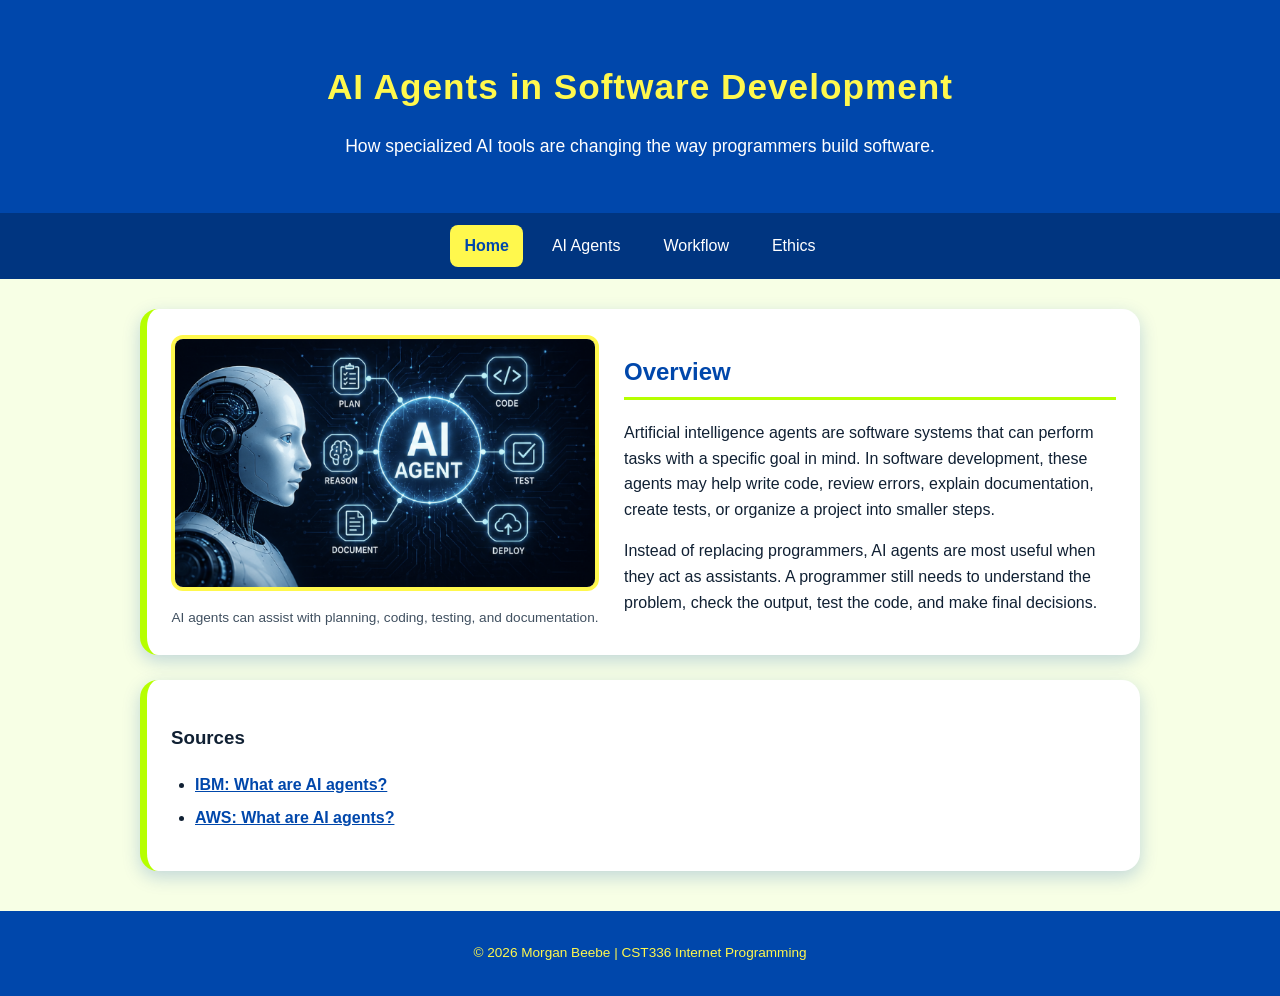
<file: hw/hw1/index.html>
<!DOCTYPE html>
<html lang="en">
<head>
    <meta charset="UTF-8">
    <title>AI Agents in Software Development</title>
    <link rel="stylesheet" href="css/styles.css">
</head>
<body>

<header>
    <h1>AI Agents in Software Development</h1>
    <p>How specialized AI tools are changing the way programmers build software.</p>
</header>

<nav>
    <a class="active" href="index.html">Home</a>
    <a href="agents.html">AI Agents</a>
    <a href="workflow.html">Workflow</a>
    <a href="ethics.html">Ethics</a>
</nav>

<main>
<div class="hero">
    <figure>
        <img src="img/main-ai.png" alt="Abstract image representing artificial intelligence">
        <figcaption>AI agents can assist with planning, coding, testing, and documentation.</figcaption>
    </figure>

    <div>
        <h2>Overview</h2>
        <p>
            Artificial intelligence agents are software systems that can perform tasks with a specific goal in mind.
            In software development, these agents may help write code, review errors, explain documentation, create tests,
            or organize a project into smaller steps.
        </p>

        <p>
            Instead of replacing programmers, AI agents are most useful when they act as assistants. A programmer still needs
            to understand the problem, check the output, test the code, and make final decisions.
        </p>
    </div>
</div>

    <section class="sources">
        <h3>Sources</h3>
        <ul>
            <li><a href="https://www.ibm.com/think/topics/ai-agents" target="_blank">IBM: What are AI agents?</a></li>
            <li><a href="https://aws.amazon.com/what-is/ai-agents/" target="_blank">AWS: What are AI agents?</a></li>
        </ul>
    </section>
</main>

<footer>
    <p>&copy; 2026 Morgan Beebe | CST336 Internet Programming</p>
</footer>

</body>
</html>
</file>
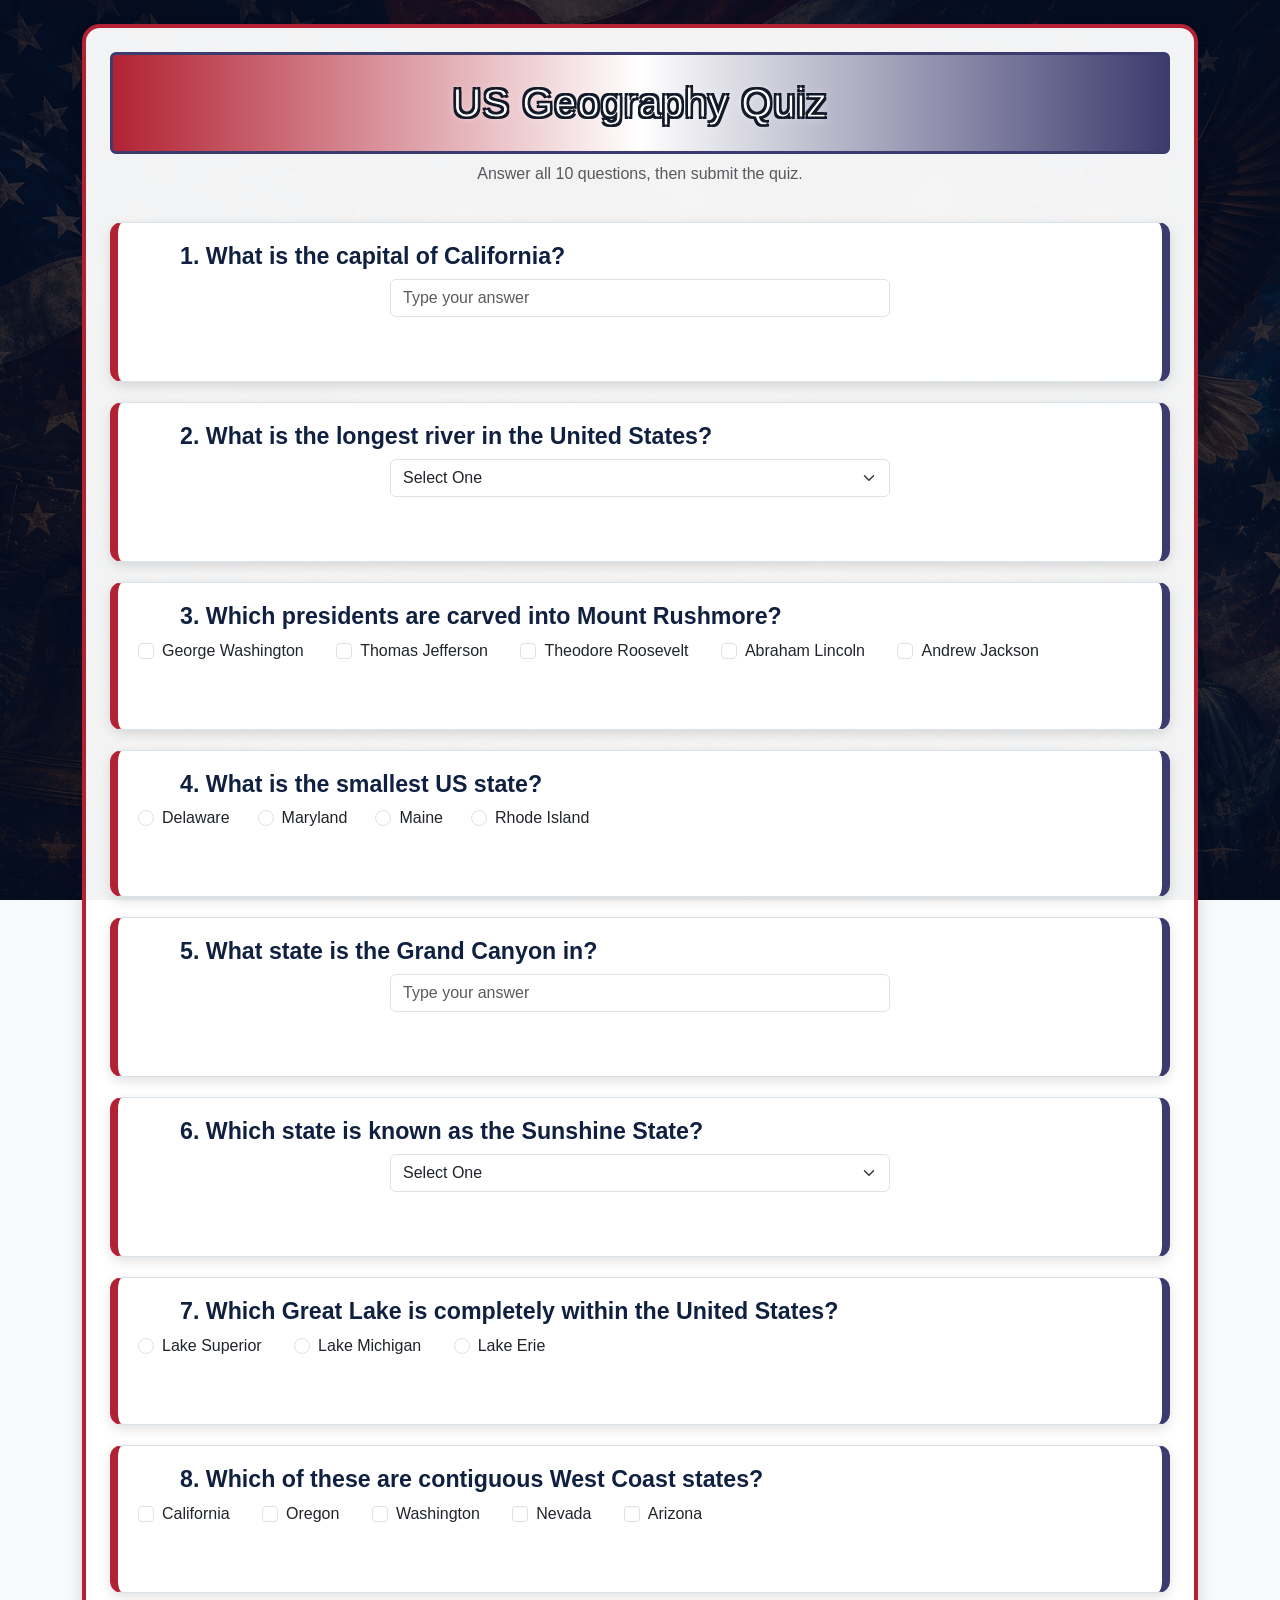
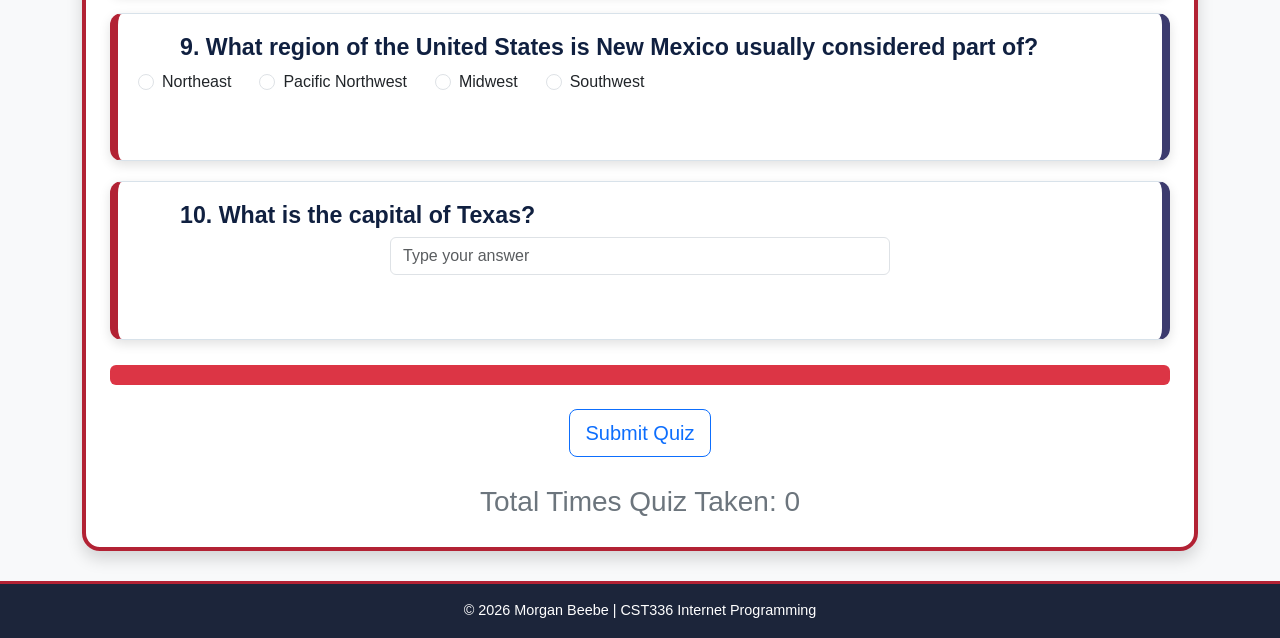
<file: hw/hw2/index.html>
<!DOCTYPE html>
<html lang="en">
<head>
  <meta charset="UTF-8">
  <meta name="viewport" content="width=device-width, initial-scale=1.0">
  <title>US Geography Quiz</title>

  <link rel="stylesheet"
    href="https://cdn.jsdelivr.net/npm/bootstrap@5.3.3/dist/css/bootstrap.min.css">

  <link rel="stylesheet" href="css/style.css">
</head>

<body class="bg-light">
  <main class="container my-4">
    <section class="card shadow p-4">
      <h1 class="text-center p-4 bg-info text-white rounded">US Geography Quiz</h1>
      <p class="text-center text-muted">Answer all 10 questions, then submit the quiz.</p>

      <!-- Question 1 -->
      <div class="quiz-question">
        <h2 class="question-title"><span id="markImg1" class="mark-space"></span>1. What is the capital of California?</h2>
        <input type="text" id="q1" class="form-control" placeholder="Type your answer">
        <div id="q1Feedback" class="feedbackBox mt-2"></div>
      </div>

      <!-- Question 2 -->
      <div class="quiz-question">
        <h2 class="question-title"><span id="markImg2" class="mark-space"></span>2. What is the longest river in the United States?</h2>
        <select id="q2" class="form-select">
          <option value="">Select One</option>
          <option value="ms">Mississippi River</option>
          <option value="mo">Missouri River</option>
          <option value="co">Colorado River</option>
          <option value="de">Delaware River</option>
        </select>
        <div id="q2Feedback" class="feedbackBox mt-2"></div>
      </div>

      <!-- Question 3 -->
      <div class="quiz-question">
        <h2 class="question-title"><span id="markImg3" class="mark-space"></span>3. Which presidents are carved into Mount Rushmore?</h2>

        <div class="form-check form-check-inline">
          <input class="form-check-input" type="checkbox" name="q3" id="q3Washington">
          <label class="form-check-label" for="q3Washington">George Washington</label>
        </div>

        <div class="form-check form-check-inline">
          <input class="form-check-input" type="checkbox" name="q3" id="q3Jefferson">
          <label class="form-check-label" for="q3Jefferson">Thomas Jefferson</label>
        </div>

        <div class="form-check form-check-inline">
          <input class="form-check-input" type="checkbox" name="q3" id="q3Roosevelt">
          <label class="form-check-label" for="q3Roosevelt">Theodore Roosevelt</label>
        </div>

        <div class="form-check form-check-inline">
          <input class="form-check-input" type="checkbox" name="q3" id="q3Lincoln">
          <label class="form-check-label" for="q3Lincoln">Abraham Lincoln</label>
        </div>

        <div class="form-check form-check-inline">
          <input class="form-check-input" type="checkbox" name="q3" id="q3Jackson">
          <label class="form-check-label" for="q3Jackson">Andrew Jackson</label>
        </div>

        <div id="q3Feedback" class="feedbackBox mt-2"></div>
      </div>

      <!-- Question 4 -->
      <div class="quiz-question">
        <h2 class="question-title"><span id="markImg4" class="mark-space"></span>4. What is the smallest US state?</h2>
        <div id="q4Choices"></div>
        <div id="q4Feedback" class="feedbackBox mt-2"></div>
      </div>

      <!-- Question 5 -->
      <div class="quiz-question">
        <h2 class="question-title"><span id="markImg5" class="mark-space"></span>5. What state is the Grand Canyon in?</h2>
        <input type="text" id="q5" class="form-control" placeholder="Type your answer">
        <div id="q5Feedback" class="feedbackBox mt-2"></div>
      </div>

      <!-- Question 6 -->
      <div class="quiz-question">
        <h2 class="question-title"><span id="markImg6" class="mark-space"></span>6. Which state is known as the Sunshine State?</h2>
        <select id="q6" class="form-select">
          <option value="">Select One</option>
          <option value="CA">California</option>
          <option value="FL">Florida</option>
          <option value="TX">Texas</option>
          <option value="AZ">Arizona</option>
        </select>
        <div id="q6Feedback" class="feedbackBox mt-2"></div>
      </div>

      <!-- Question 7 -->
      <div class="quiz-question">
        <h2 class="question-title"><span id="markImg7" class="mark-space"></span>7. Which Great Lake is completely within the United States?</h2>

        <div class="form-check form-check-inline">
          <input class="form-check-input" type="radio" name="q7" id="q7Superior" value="Lake Superior">
          <label class="form-check-label" for="q7Superior">Lake Superior</label>
        </div>

        <div class="form-check form-check-inline">
          <input class="form-check-input" type="radio" name="q7" id="q7Michigan" value="Lake Michigan">
          <label class="form-check-label" for="q7Michigan">Lake Michigan</label>
        </div>

        <div class="form-check form-check-inline">
          <input class="form-check-input" type="radio" name="q7" id="q7Erie" value="Lake Erie">
          <label class="form-check-label" for="q7Erie">Lake Erie</label>
        </div>

        <div id="q7Feedback" class="feedbackBox mt-2"></div>
      </div>

      <!-- Question 8 -->
      <div class="quiz-question">
        <h2 class="question-title"><span id="markImg8" class="mark-space"></span>8. Which of these are contiguous West Coast states?</h2>

        <div class="form-check form-check-inline">
          <input class="form-check-input" type="checkbox" name="q8" id="q8California">
          <label class="form-check-label" for="q8California">California</label>
        </div>

        <div class="form-check form-check-inline">
          <input class="form-check-input" type="checkbox" name="q8" id="q8Oregon">
          <label class="form-check-label" for="q8Oregon">Oregon</label>
        </div>

        <div class="form-check form-check-inline">
          <input class="form-check-input" type="checkbox" name="q8" id="q8Washington">
          <label class="form-check-label" for="q8Washington">Washington</label>
        </div>

        <div class="form-check form-check-inline">
          <input class="form-check-input" type="checkbox" name="q8" id="q8Nevada">
          <label class="form-check-label" for="q8Nevada">Nevada</label>
        </div>

        <div class="form-check form-check-inline">
          <input class="form-check-input" type="checkbox" name="q8" id="q8Arizona">
          <label class="form-check-label" for="q8Arizona">Arizona</label>
        </div>

        <div id="q8Feedback" class="feedbackBox mt-2"></div>
      </div>

      <!-- Question 9 -->
      <div class="quiz-question">
        <h2 class="question-title"><span id="markImg9" class="mark-space"></span>9. What region of the United States is New Mexico usually considered part of?</h2>
        <div id="q9Choices"></div>
        <div id="q9Feedback" class="feedbackBox mt-2"></div>
      </div>

      <!-- Question 10 -->
      <div class="quiz-question">
        <h2 class="question-title"><span id="markImg10" class="mark-space"></span>10. What is the capital of Texas?</h2>
        <input type="text" id="q10" class="form-control" placeholder="Type your answer">
        <div id="q10Feedback" class="feedbackBox mt-2"></div>
      </div>

      <div id="validationFdbk" class="bg-danger text-white text-center rounded" role="alert"></div>

      <div class="text-center mt-4">
        <button type="button" class="btn btn-outline-primary btn-lg">Submit Quiz</button>
      </div>

      <div id="totalScore" class="text-center mt-4 fs-2 fw-bold"></div>
      <div id="congratsMessage" class="text-center text-success fs-3 fw-bold"></div>
      <div id="totalAttempts" class="text-center text-secondary fs-3"></div>
    </section>
  </main>

  <footer class="text-center text-white py-3">
    <p>&copy; 2026 Morgan Beebe | CST336 Internet Programming</p>
  </footer>

  <script src="js/script.js"></script>
</body>
</html>
</file>
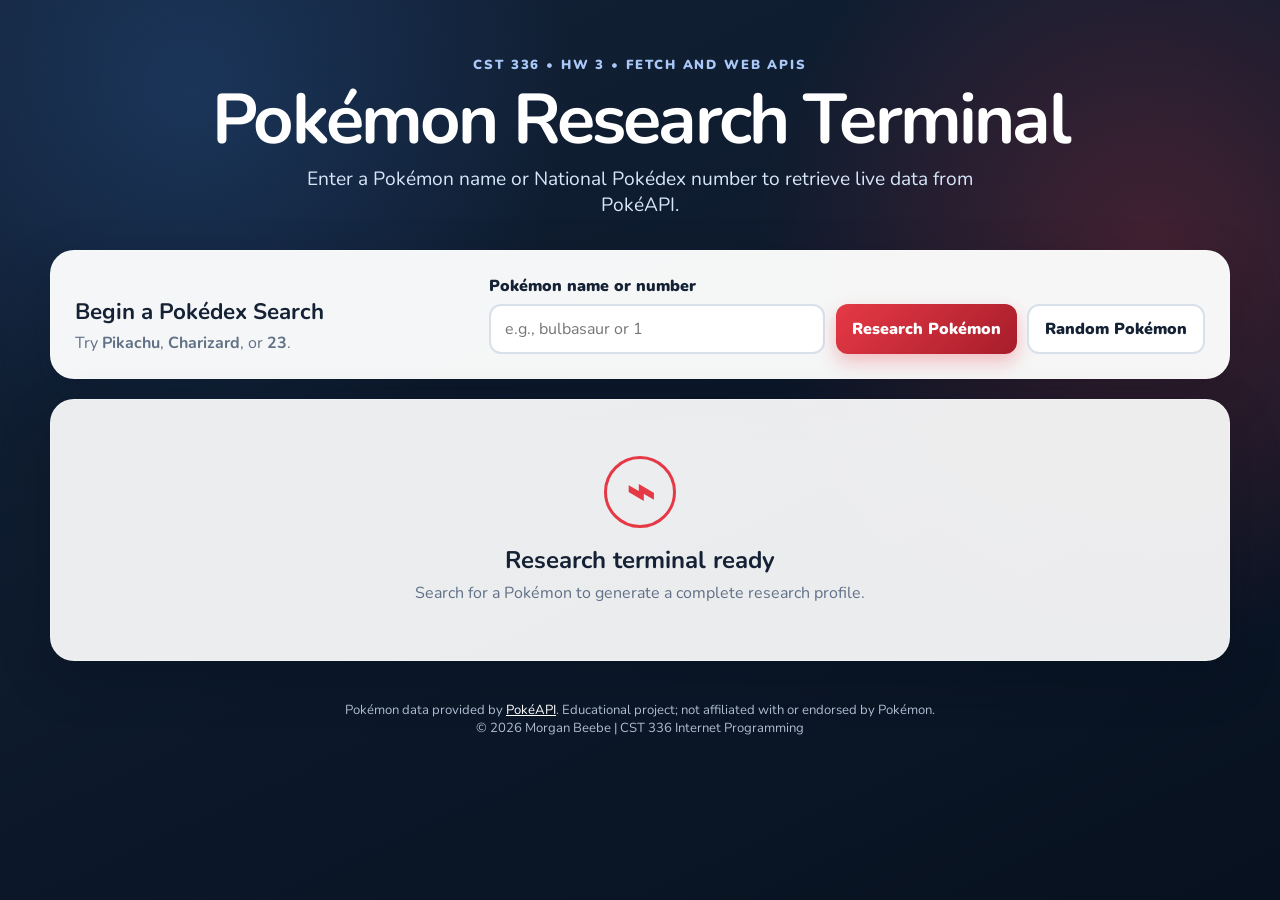
<file: hw/hw3/index.html>
<!DOCTYPE html>
<html lang="en">
<head>
  <meta charset="UTF-8">
  <meta name="viewport" content="width=device-width, initial-scale=1.0">
  <meta name="description" content="Search the PokéAPI to view Pokémon artwork, types, abilities, statistics, and species information.">
  <title>Pokémon Research Terminal</title>

  <link rel="preconnect" href="https://fonts.googleapis.com">
  <link rel="preconnect" href="https://fonts.gstatic.com" crossorigin>
  <link href="https://fonts.googleapis.com/css2?family=Nunito:wght@400;600;700;800;900&display=swap" rel="stylesheet">
  <link rel="stylesheet" href="css/style.css">
  <script src="js/script.js" defer></script>
</head>
<body>
  <header class="site-header">
    <div class="header-content">
      <p class="eyebrow">CST 336 • HW 3 • Fetch and Web APIs</p>
      <h1>Pokémon Research Terminal</h1>
      <p class="subtitle">
        Enter a Pokémon name or National Pokédex number to retrieve live data from PokéAPI.
      </p>
    </div>
  </header>

  <main class="page-shell">
    <section class="search-panel" aria-labelledby="search-heading">
      <div>
        <h2 id="search-heading">Begin a Pokédex Search</h2>
        <p>Try <strong>Pikachu</strong>, <strong>Charizard</strong>, or <strong>23</strong>.</p>
      </div>

      <form id="pokemonForm" class="search-form">
        <label for="pokemonSearch">Pokémon name or number</label>
        <div class="input-row">
          <input
            type="text"
            id="pokemonSearch"
            name="pokemonSearch"
            placeholder="e.g., bulbasaur or 1"
            autocomplete="off"
            required
          >
          <button type="submit" class="primary-button">Research Pokémon</button>
          <button type="button" id="randomButton" class="secondary-button">Random Pokémon</button>
        </div>
      </form>

      <div id="historySection" class="history-section" hidden>
        <h3>Recent Research</h3>
        <div id="historyButtons" class="history-buttons"></div>
      </div>
    </section>

    <section id="messageArea" class="message-area" aria-live="polite">
      <div class="welcome-card">
        <div class="scanner-icon" aria-hidden="true">⌁</div>
        <h2>Research terminal ready</h2>
        <p>Search for a Pokémon to generate a complete research profile.</p>
      </div>
    </section>

    <div
      id="pokemonResult"
      class="pokemon-result"
      role="region"
      aria-live="polite"
      aria-labelledby="pokemonName"
      hidden
    >
      <article class="pokemon-card">
        <div class="identity-panel">
          <div class="dex-number" id="dexNumber">#0000</div>
          <p class="category" id="pokemonCategory">Pokémon</p>
          <h2 id="pokemonName">Pokémon Name</h2>
          <div id="typeBadges" class="type-badges"></div>

          <div class="artwork-frame">
            <div class="scan-ring" aria-hidden="true"></div>
            <img id="pokemonImage" src="[data-uri]" alt="Pokémon artwork" hidden>
          </div>

          <p id="flavorText" class="flavor-text"></p>
        </div>

        <div class="data-panel">
          <section class="data-section" aria-labelledby="overviewHeading">
            <h3 id="overviewHeading">Profile Overview</h3>
            <dl class="overview-grid">
              <div>
                <dt>Height</dt>
                <dd id="pokemonHeight">—</dd>
              </div>
              <div>
                <dt>Weight</dt>
                <dd id="pokemonWeight">—</dd>
              </div>
              <div>
                <dt>Base Experience</dt>
                <dd id="baseExperience">—</dd>
              </div>
              <div>
                <dt>Habitat</dt>
                <dd id="pokemonHabitat">—</dd>
              </div>
              <div>
                <dt>Generation</dt>
                <dd id="pokemonGeneration">—</dd>
              </div>
              <div>
                <dt>Capture Rate</dt>
                <dd id="captureRate">—</dd>
              </div>
            </dl>
          </section>

          <section class="data-section" aria-labelledby="abilityHeading">
            <h3 id="abilityHeading">Abilities</h3>
            <div id="abilityList" class="pill-list"></div>
          </section>

          <section class="data-section" aria-labelledby="statsHeading">
            <h3 id="statsHeading">Base Statistics</h3>
            <div id="statsList" class="stats-list"></div>
          </section>

          <section class="data-section" aria-labelledby="movesHeading">
            <h3 id="movesHeading">Sample Moves</h3>
            <div id="movesList" class="pill-list"></div>
          </section>
        </div>
      </article>
    </div>
  </main>

  <footer class="site-footer">
    <p>
      Pokémon data provided by
      <a href="https://pokeapi.co/" target="_blank" rel="noopener noreferrer">PokéAPI</a>.
      Educational project; not affiliated with or endorsed by Pokémon.
    </p>

  <p>&copy; 2026 Morgan Beebe | CST 336 Internet Programming</p>
  </footer>
</body>
</html>
</file>
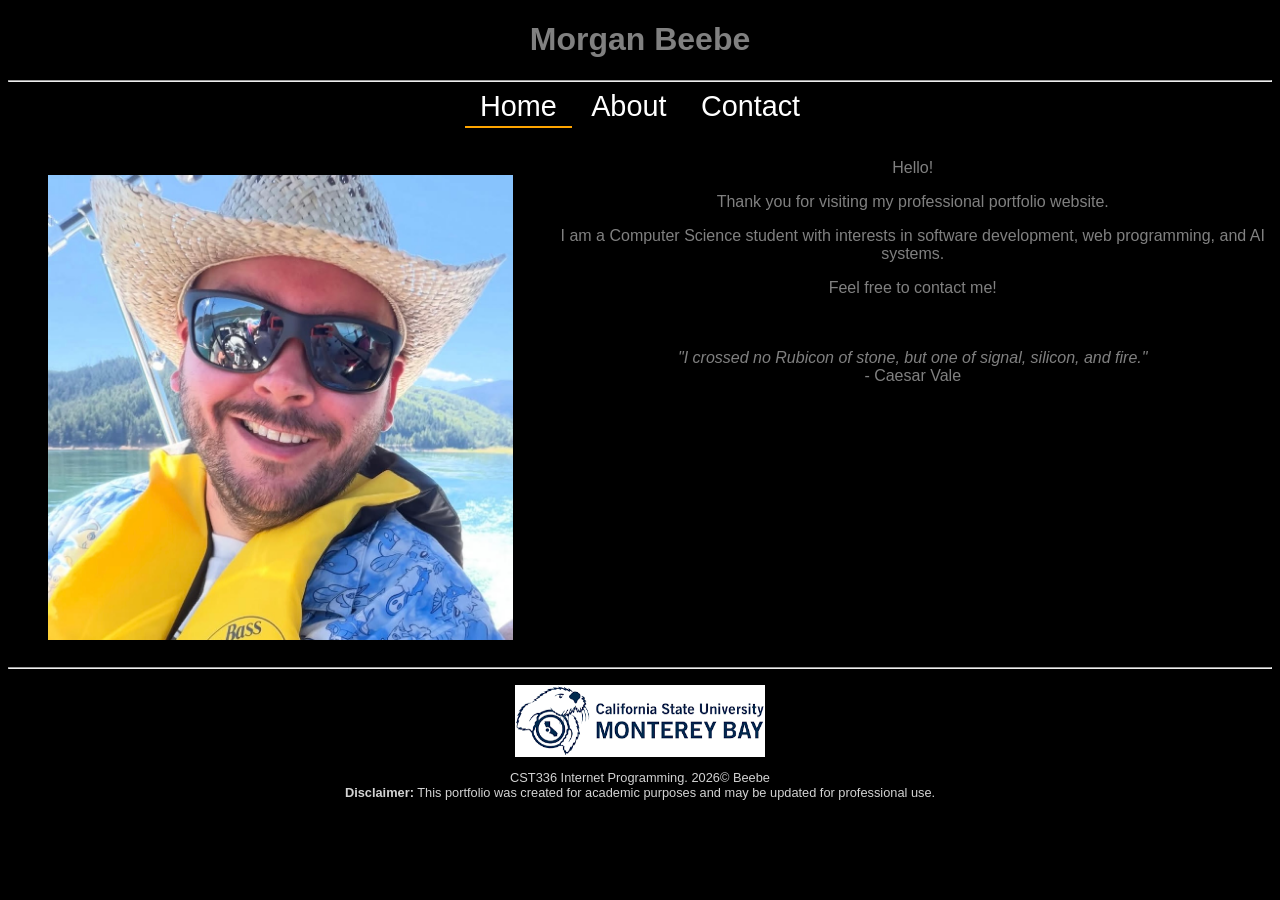
<file: labs/lab1/index.html>
<!DOCTYPE html>
<html>

<head>
    <!-- 
      This is the head section. 
      It includes optional information about the web page.
      It must include the character set and the title.
    -->
    <meta charset="UTF-8">
    <title>Morgan Beebe: Portfolio</title>
    <link href="css/styles.css" rel="stylesheet">
</head>

<body>

    <header>
        <h1>Morgan Beebe</h1>
    </header>

    <hr>

    <nav>
        <a class="current" href="index.html">Home</a>
        <a href="about.html">About</a>
        <a href="contact.html">Contact</a>
    </nav>

    <br><br>

    <main>
        <figure>
            <img src="img/your_photo.jpg" alt="Picture of Morgan Beebe">
        </figure>

        <div>
            Hello! <br>
            <p>Thank you for visiting my professional portfolio website.</p>

            <p>
                I am a Computer Science student with interests in software development,
                web programming, and AI systems.
            </p>

            <p>Feel free to contact me!</p>

            <br><br>

            <em>
                "I crossed no Rubicon of stone, but one of signal, silicon, and fire."
            </em>
            <br>
            - Caesar Vale
        </div>
    </main>

    <footer>
        <hr>
        <img id="csumb-logo" src="img/csumb_logo.png" alt="CSUMB Logo">
        <br>        CST336 Internet Programming. 2026&copy; Beebe <br>
        <strong>Disclaimer:</strong> This portfolio was created for academic purposes and may be updated for professional use.
    </footer>

</body>

</html>
</file>
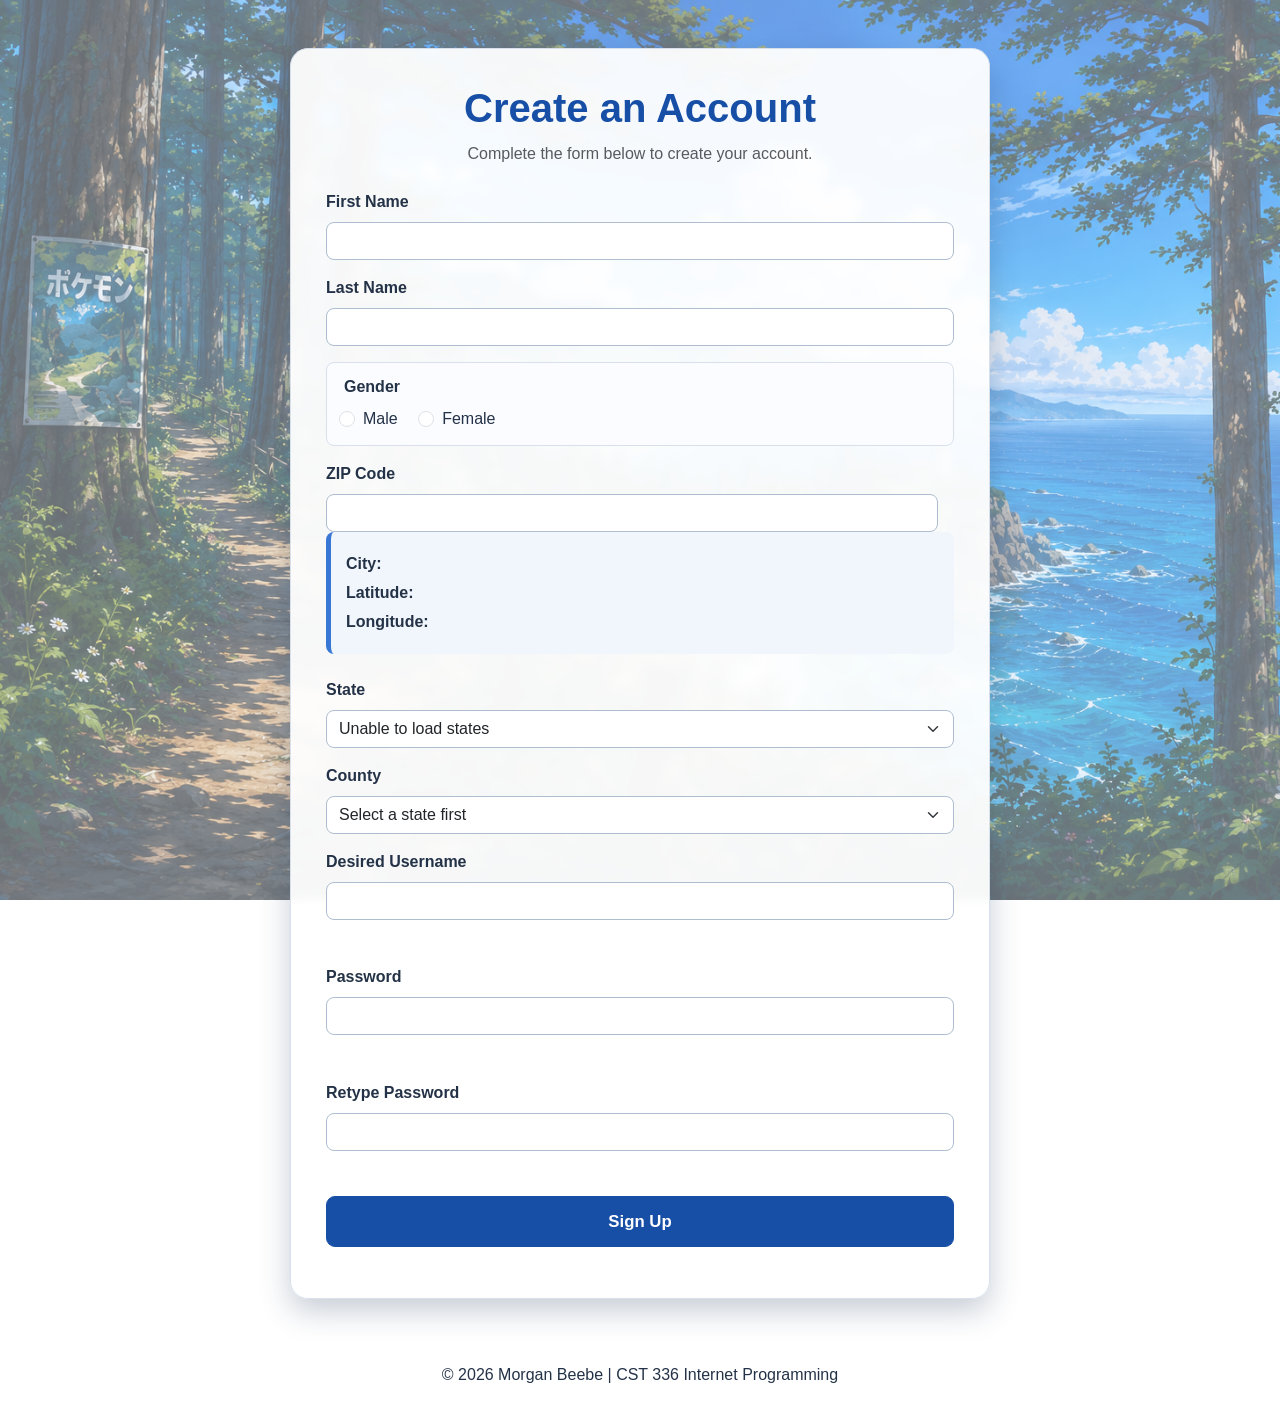
<file: labs/lab3/index.html>
<!DOCTYPE html>
<html lang="en">
<head>
  <meta charset="UTF-8">
  <meta name="viewport" content="width=device-width, initial-scale=1.0">

  <title>Sign Up Page</title>

  <!-- Bootstrap -->
  <link
    href="https://cdn.jsdelivr.net/npm/bootstrap@5.3.3/dist/css/bootstrap.min.css"
    rel="stylesheet"
  >

  <!-- local CSS -->
  <link rel="stylesheet" href="css/style.css">
</head>

<body>
  <main class="container my-5">
    <section class="signup-card mx-auto">
      <header class="text-center mb-4">
        <h1>Create an Account</h1>
        <p class="text-muted">
          Complete the form below to create your account.
        </p>
      </header>

      <form id="signupForm" action="welcome.html" method="get">

        <!-- Frist Name -->
        <div class="mb-3">
          <label for="fName" class="form-label">First Name</label>
          <input
            type="text"
            id="fName"
            name="fName"
            class="form-control"
            required
          >
        </div>

        <!-- Last Name -->
        <div class="mb-3">
          <label for="lName" class="form-label">Last Name</label>
          <input
            type="text"
            id="lName"
            name="lName"
            class="form-control"
            required
          >
        </div>

        <!-- Gender -->
        <fieldset class="mb-3">
          <legend class="form-label fs-6">Gender</legend>

          <div class="form-check form-check-inline">
            <input
              type="radio"
              id="genderMale"
              name="gender"
              value="m"
              class="form-check-input"
            >
            <label for="genderMale" class="form-check-label">Male</label>
          </div>

          <div class="form-check form-check-inline">
            <input
              type="radio"
              id="genderFemale"
              name="gender"
              value="f"
              class="form-check-input"
              required
            >
            <label for="genderFemale" class="form-check-label">Female</label>
          </div>
        </fieldset>

        <!-- ZIP Coed -->
        <div class="mb-3">
          <label for="zip" class="form-label">ZIP Code</label>

          <div class="d-flex align-items-center gap-3">
            <input
            type="text"
            id="zip"
            name="zip"
            class="form-control"
            maxlength="5"
            pattern="[0-9]{5}"
            title="Enter a five-digit ZIP code"
            required
            >

          <span id="zipError" class="validation-message"></span>
        </div>

        <!-- Location Information -->
        <div class="location-box mb-4">
          <p>
            <strong>City:</strong>
            <span id="city"></span>
          </p>

          <p>
            <strong>Latitude:</strong>
            <span id="latitude"></span>
          </p>

          <p>
            <strong>Longitude:</strong>
            <span id="longitude"></span>
          </p>
        </div>

        <!-- State -->
        <div class="mb-3">
          <label for="state" class="form-label">State</label>

          <select id="state" name="state" class="form-select" required>
            <option value="">Loading states...</option>
          </select>
        </div>

        <!-- County -->
        <div class="mb-3">
          <label for="county" class="form-label">County</label>

          <select id="county" name="county" class="form-select" required>
            <option value="">Select a state first</option>
          </select>
        </div>

        <!-- Username -->
        <div class="mb-3">
          <label for="username" class="form-label">
            Desired Username
          </label>

          <input
            type="text"
            id="username"
            name="username"
            class="form-control"
            required
          >

          <span id="usernameError" class="validation-message"></span>
        </div>

        <!-- Password -->
        <div class="mb-3">
          <label for="password" class="form-label">Password</label>

          <input
            type="password"
            id="password"
            name="password"
            class="form-control"
            required
          >

          <div id="suggestedPassword" class="suggested-password"></div>
        </div>

        <!-- Retype Password -->
        <div class="mb-3">
          <label for="passwordAgain" class="form-label">
            Retype Password
          </label>

          <input
            type="password"
            id="passwordAgain"
            name="passwordAgain"
            class="form-control"
            required
          >

          <span id="passwordError" class="validation-message"></span>
        </div>

        <!-- Submit -->
        <button type="submit" class="btn btn-primary w-100">
          Sign Up
        </button>
      </form>
    </section>
  </main>

  <footer class="text-center py-3">
    <p>&copy; 2026 Morgan Beebe | CST 336 Internet Programming</p>
  </footer>

<link rel="stylesheet" href="css/style.css">

<script src="js/script.js?v=2" defer></script>
</body>
</html>
</file>
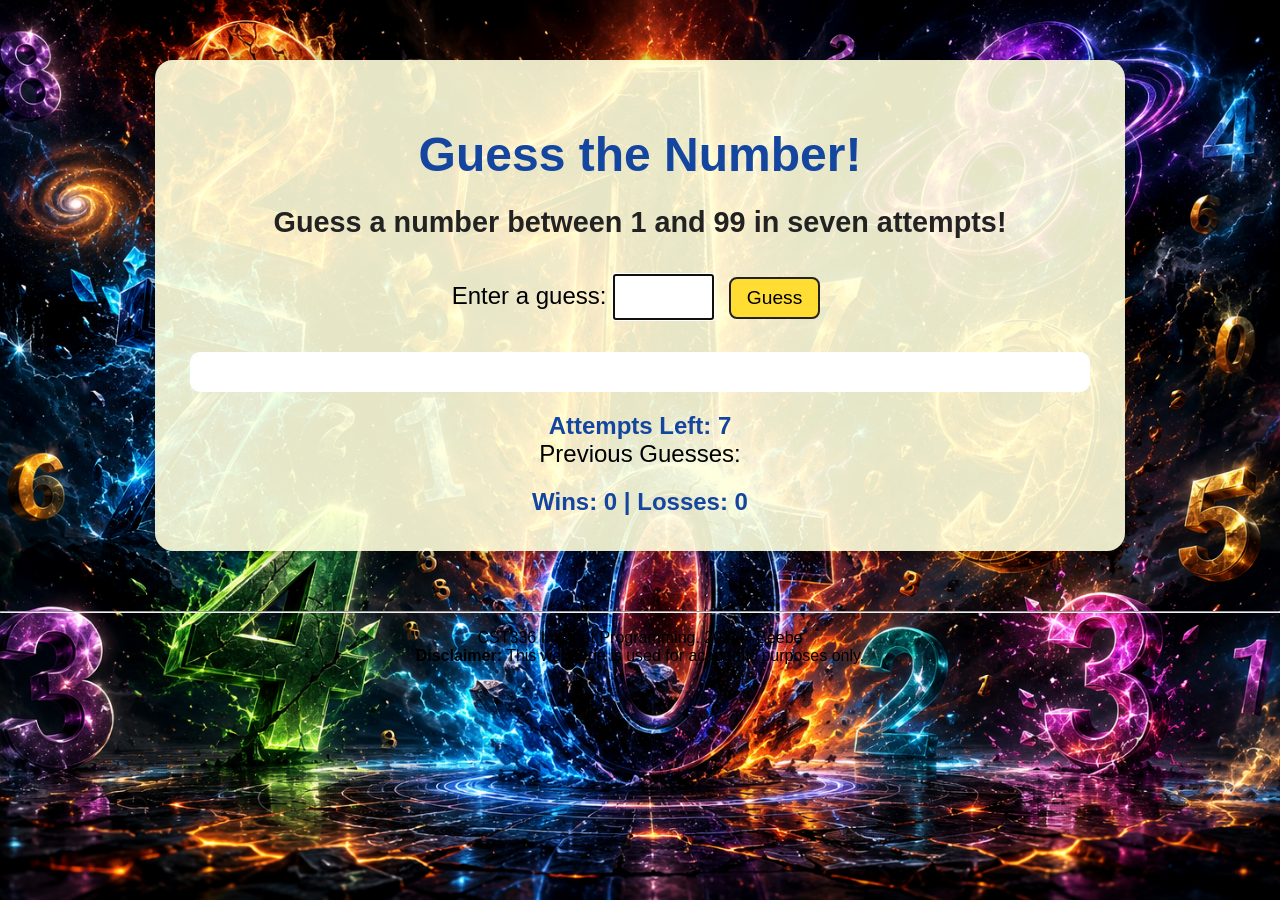
<file: labs/lab2/guess_number/index.html>
<!DOCTYPE html>
<html lang="en">
<head>
    <meta charset="UTF-8">
    <title>Guess the Number</title>
    <link rel="stylesheet" href="css/styles.css">
</head>

<body>

    <div id="gameBox">
        <h1>Guess the Number!</h1>

        <h2>Guess a number between 1 and 99 in seven attempts!</h2>

        <div id="main">
            Enter a guess:
            <input type="text" id="playerGuess" size="5">

            <button id="guessBtn">Guess</button>
            <button id="resetBtn">Reset</button>

            <div id="feedback"></div>

            <div id="attemptsLeft">
                Attempts Left: <span id="attemptsRemaining">7</span>
            </div>

            <div>
                Previous Guesses:
                <span id="guesses"></span>
            </div>

            <div id="scoreBoard">
                Wins: <span id="wins">0</span>
                |
                Losses: <span id="losses">0</span>
            </div>
        </div>
    </div>

    <footer>
    <hr>
    <p>
        CST336 Internet Programming. 2026&copy; Beebe <br>
        <strong>Disclaimer:</strong> This webpage is used for academic purposes only.
    </p>
    </footer>

    <script src="js/script.js"></script>

</body>
</html>
</file>
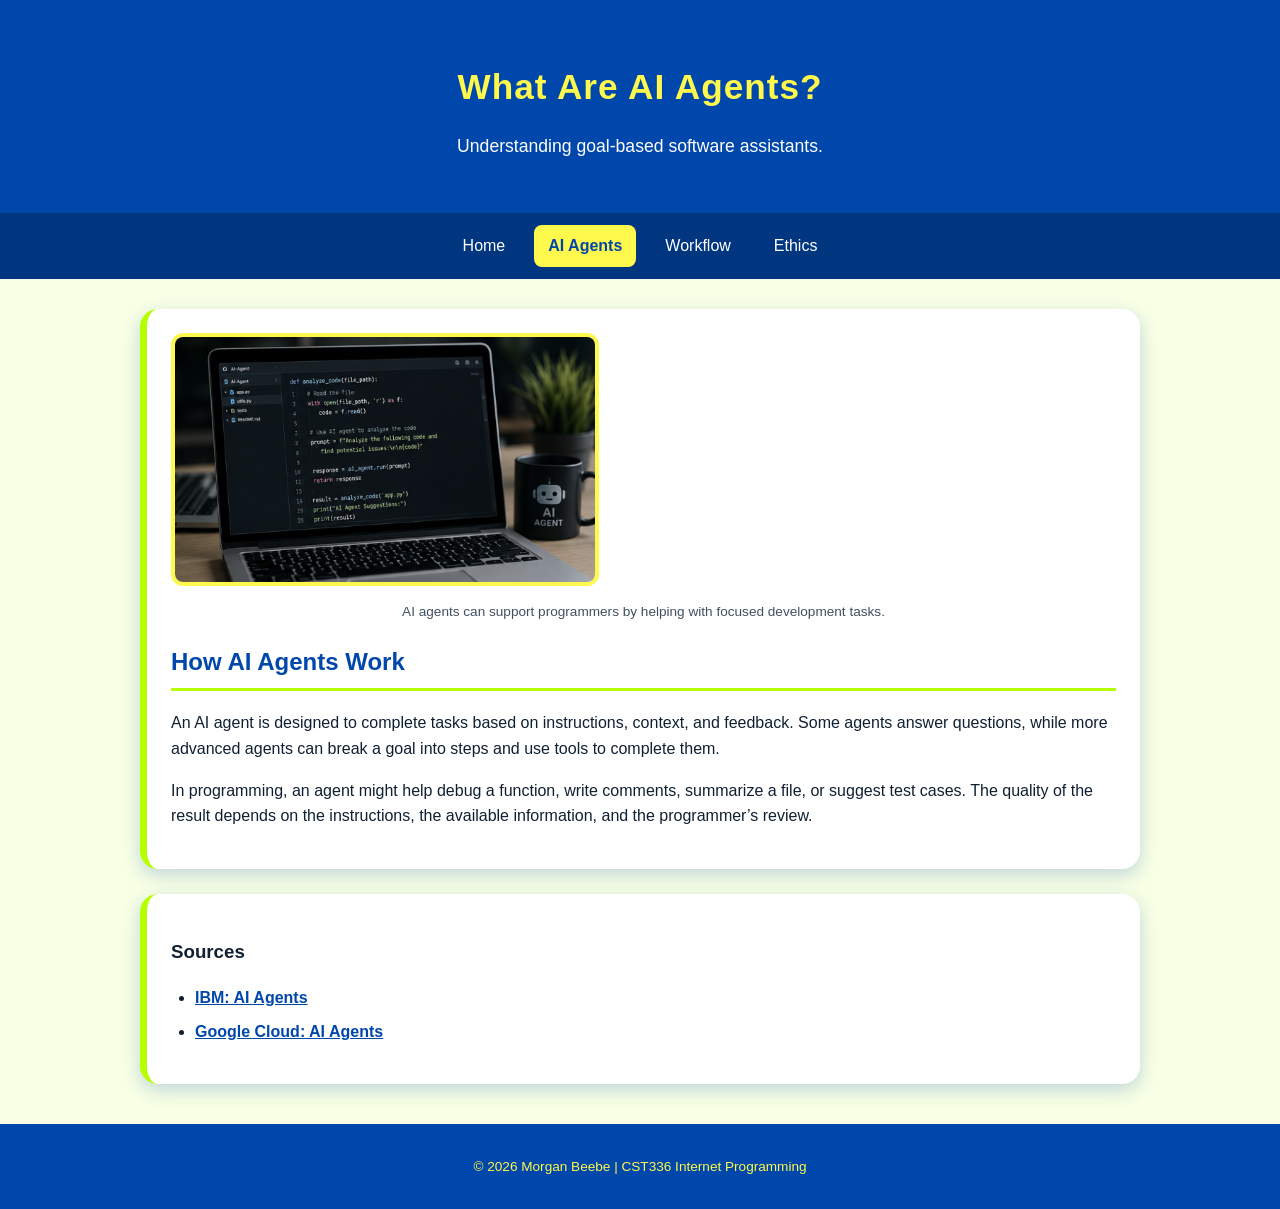
<file: hw/hw1/agents.html>
<!DOCTYPE html>
<html lang="en">
<head>
    <meta charset="UTF-8">
    <title>What Are AI Agents?</title>
    <link rel="stylesheet" href="css/styles.css">
</head>
<body>

<header>
    <h1>What Are AI Agents?</h1>
    <p>Understanding goal-based software assistants.</p>
</header>

<nav>
    <a href="index.html">Home</a>
    <a class="active" href="agents.html">AI Agents</a>
    <a href="workflow.html">Workflow</a>
    <a href="ethics.html">Ethics</a>
</nav>

<main>
    <section class="content-card">
        <figure>
            <img src="img/agent-code.png" alt="Computer code displayed on a screen">
            <figcaption>AI agents can support programmers by helping with focused development tasks.</figcaption>
        </figure>

        <h2>How AI Agents Work</h2>
        <p>
            An AI agent is designed to complete tasks based on instructions, context, and feedback.
            Some agents answer questions, while more advanced agents can break a goal into steps and use tools to complete them.
        </p>

        <p>
            In programming, an agent might help debug a function, write comments, summarize a file, or suggest test cases.
            The quality of the result depends on the instructions, the available information, and the programmer’s review.
        </p>
    </section>

    <section class="sources">
        <h3>Sources</h3>
        <ul>
            <li><a href="https://www.ibm.com/think/topics/ai-agents" target="_blank">IBM: AI Agents</a></li>
            <li><a href="https://cloud.google.com/discover/what-are-ai-agents" target="_blank">Google Cloud: AI Agents</a></li>
        </ul>
    </section>
</main>

<footer>
    <p>&copy; 2026 Morgan Beebe | CST336 Internet Programming</p>
</footer>

</body>
</html>
</file>
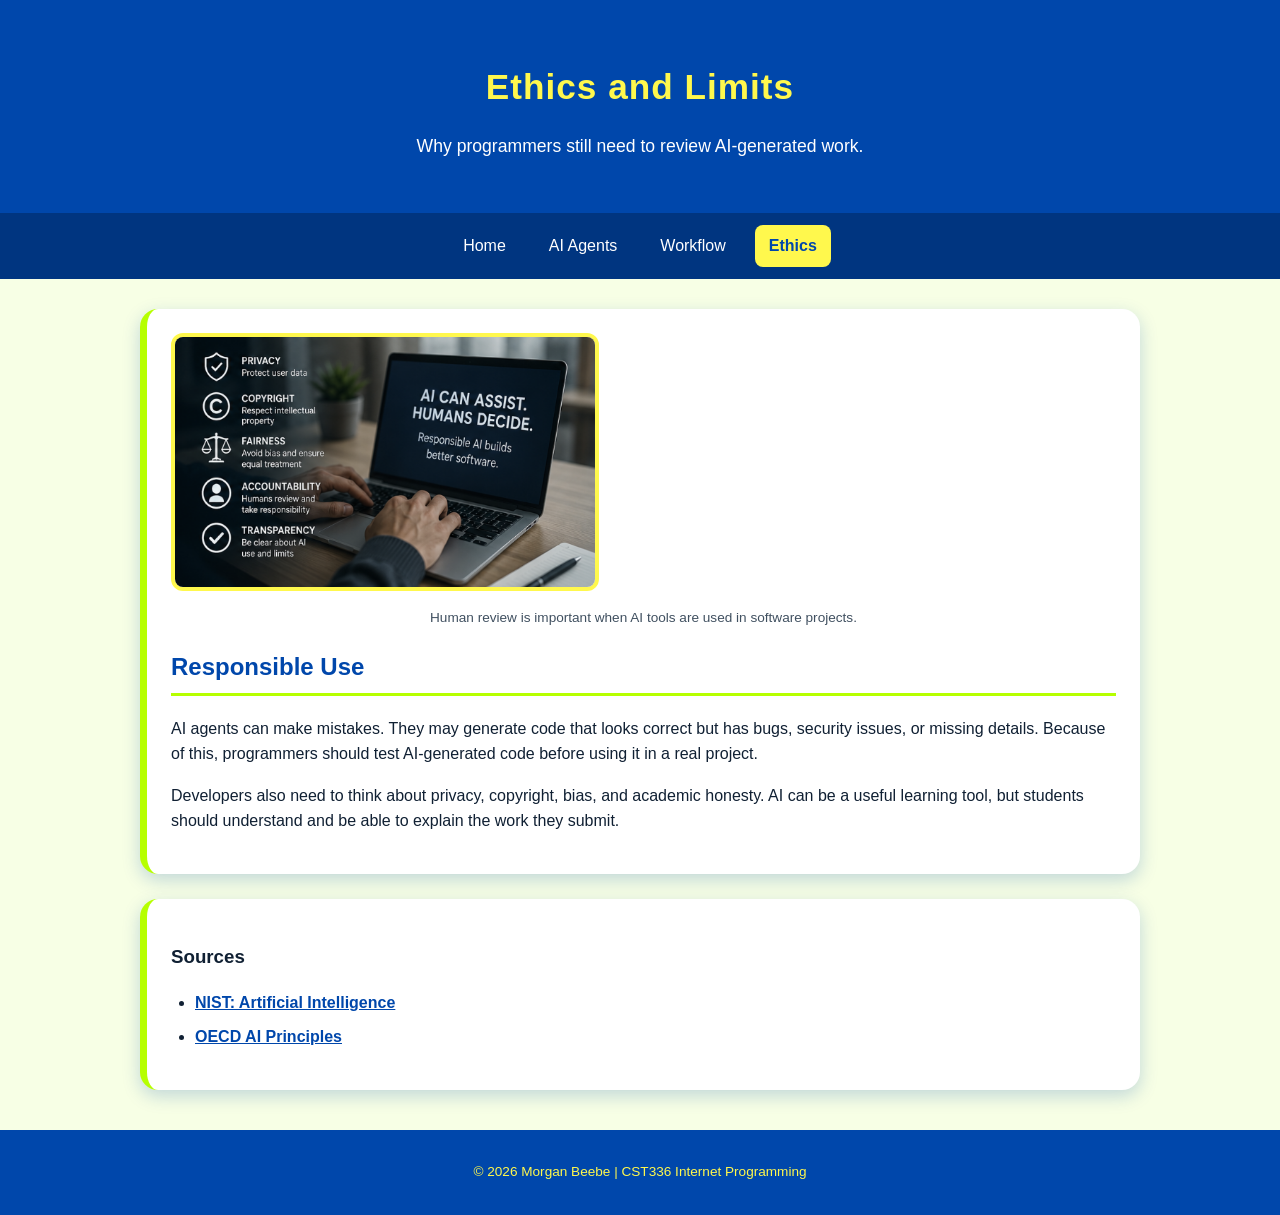
<file: hw/hw1/ethics.html>
<!DOCTYPE html>
<html lang="en">
<head>
    <meta charset="UTF-8">
    <title>Ethics and Limits</title>
    <link rel="stylesheet" href="css/styles.css">
</head>
<body>

<header>
    <h1>Ethics and Limits</h1>
    <p>Why programmers still need to review AI-generated work.</p>
</header>

<nav>
    <a href="index.html">Home</a>
    <a href="agents.html">AI Agents</a>
    <a href="workflow.html">Workflow</a>
    <a class="active" href="ethics.html">Ethics</a>
</nav>

<main>
    <section class="content-card">
        <figure>
            <img src="img/ethics.png" alt="Person reviewing code on a laptop">
            <figcaption>Human review is important when AI tools are used in software projects.</figcaption>
        </figure>

        <h2>Responsible Use</h2>
        <p>
            AI agents can make mistakes. They may generate code that looks correct but has bugs, security issues,
            or missing details. Because of this, programmers should test AI-generated code before using it in a real project.
        </p>

        <p>
            Developers also need to think about privacy, copyright, bias, and academic honesty. AI can be a useful learning
            tool, but students should understand and be able to explain the work they submit.
        </p>
    </section>

    <section class="sources">
        <h3>Sources</h3>
        <ul>
            <li><a href="https://www.nist.gov/artificial-intelligence" target="_blank">NIST: Artificial Intelligence</a></li>
            <li><a href="https://oecd.ai/en/ai-principles" target="_blank">OECD AI Principles</a></li>
        </ul>
    </section>
</main>

<footer>
    <p>&copy; 2026 Morgan Beebe | CST336 Internet Programming</p>
</footer>

</body>
</html>
</file>
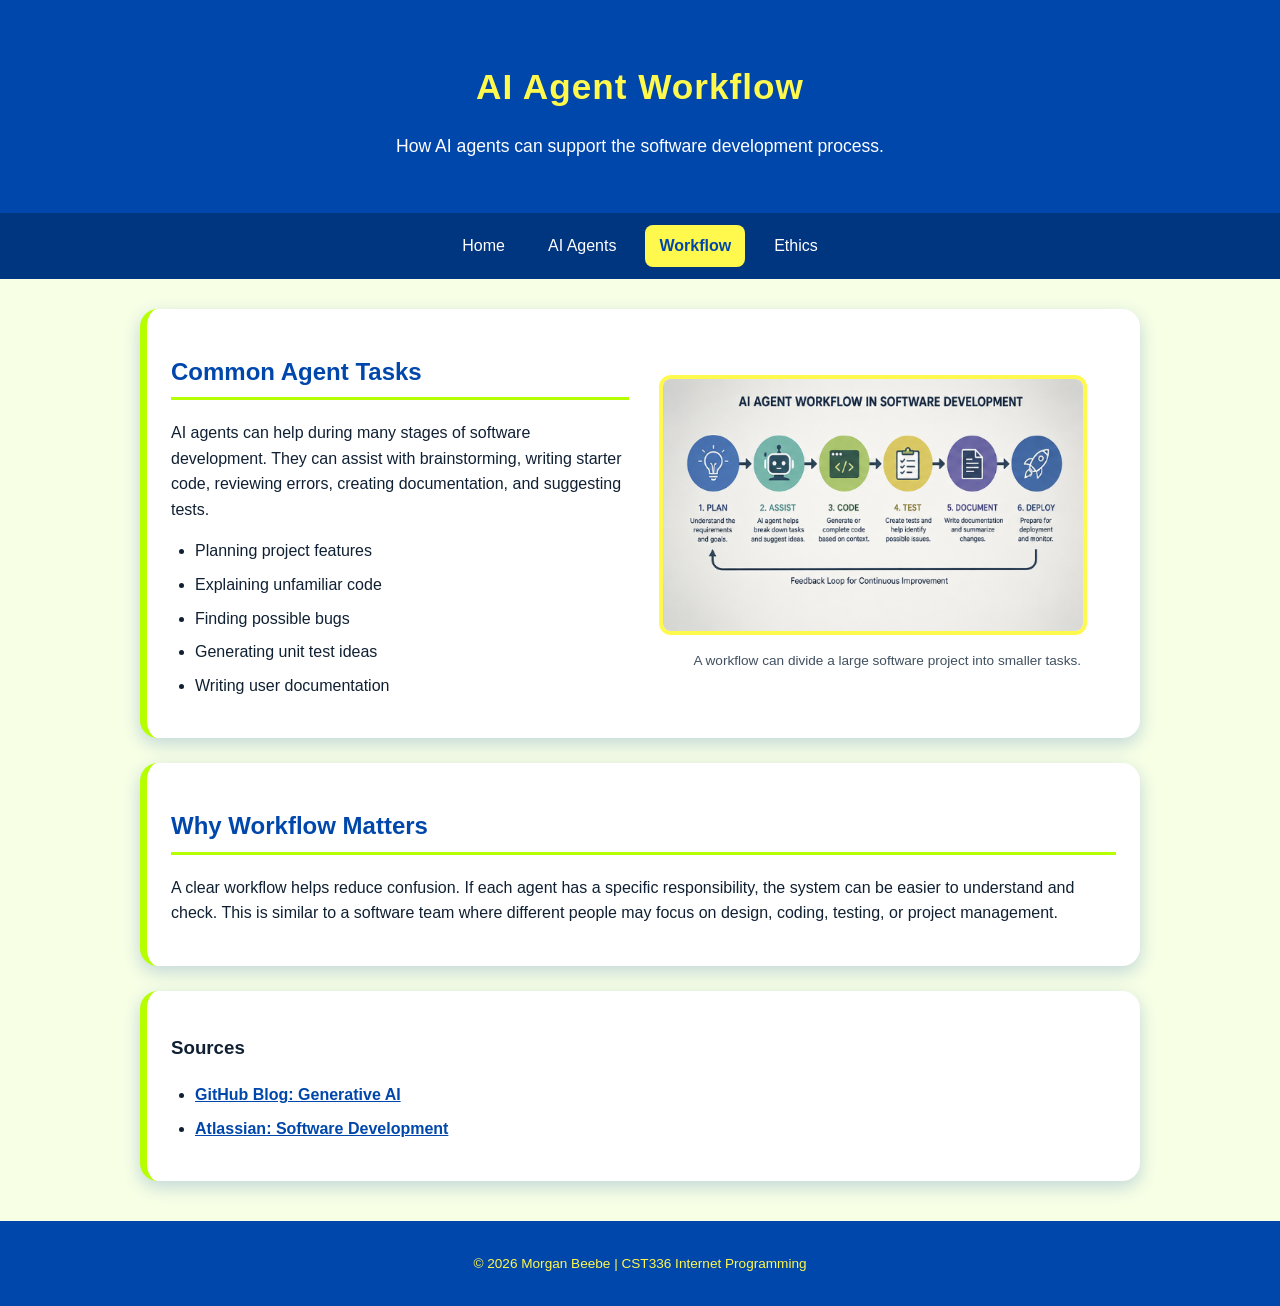
<file: hw/hw1/workflow.html>
<!DOCTYPE html>
<html lang="en">
<head>
    <meta charset="UTF-8">
    <title>AI Agent Workflow</title>
    <link rel="stylesheet" href="css/styles.css">
</head>
<body>

<header>
    <h1>AI Agent Workflow</h1>
    <p>How AI agents can support the software development process.</p>
</header>

<nav>
    <a href="index.html">Home</a>
    <a href="agents.html">AI Agents</a>
    <a class="active" href="workflow.html">Workflow</a>
    <a href="ethics.html">Ethics</a>
</nav>

<main>
    <section class="two-column">
        <div>
            <h2>Common Agent Tasks</h2>
            <p>
                AI agents can help during many stages of software development. They can assist with brainstorming,
                writing starter code, reviewing errors, creating documentation, and suggesting tests.
            </p>

            <ul>
                <li>Planning project features</li>
                <li>Explaining unfamiliar code</li>
                <li>Finding possible bugs</li>
                <li>Generating unit test ideas</li>
                <li>Writing user documentation</li>
            </ul>
        </div>

        <figure>
            <img src="img/workflow.png" alt="Diagram showing a software development workflow">
            <figcaption>A workflow can divide a large software project into smaller tasks.</figcaption>
        </figure>
    </section>

    <section class="content-card">
        <h2>Why Workflow Matters</h2>
        <p>
            A clear workflow helps reduce confusion. If each agent has a specific responsibility, the system can be easier
            to understand and check. This is similar to a software team where different people may focus on design, coding,
            testing, or project management.
        </p>
    </section>

    <section class="sources">
        <h3>Sources</h3>
        <ul>
            <li><a href="https://github.blog/ai-and-ml/generative-ai/" target="_blank">GitHub Blog: Generative AI</a></li>
            <li><a href="https://www.atlassian.com/software-development" target="_blank">Atlassian: Software Development</a></li>
        </ul>
    </section>
</main>

<footer>
    <p>&copy; 2026 Morgan Beebe | CST336 Internet Programming</p>
</footer>

</body>
</html>
</file>
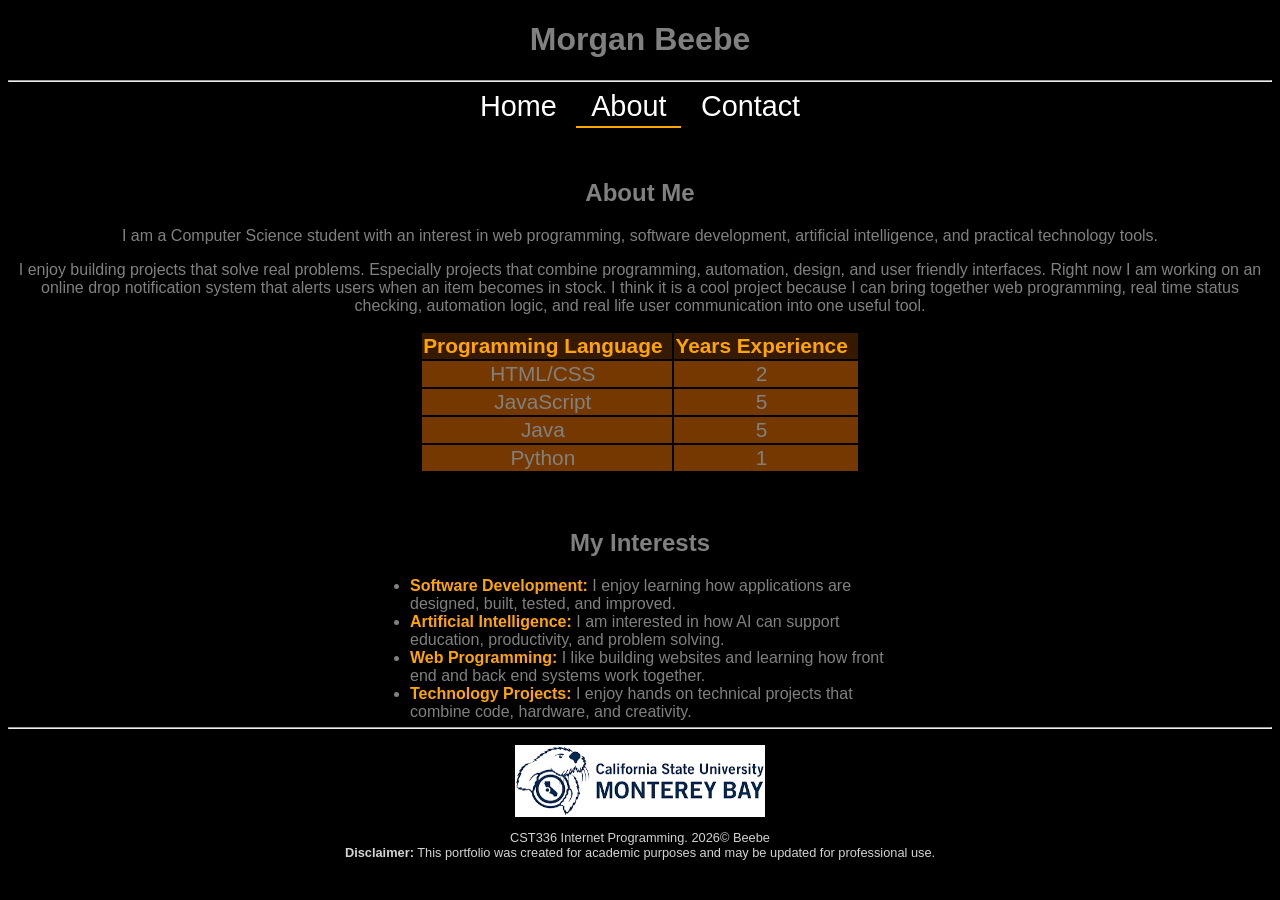
<file: labs/lab1/about.html>
<!DOCTYPE html>
<html>

<head>
    <meta charset="UTF-8">
    <title>Morgan Beebe: About Me</title>
    <link href="css/styles.css" rel="stylesheet">
</head>

<body>

    <header>
        <h1>Morgan Beebe</h1>
    </header>

    <hr>

    <nav>
        <a href="index.html">Home</a>
        <a class="current" href="about.html">About</a>
        <a href="contact.html">Contact</a>
    </nav>

    <br><br>

    <div id="content">

        <h2>About Me</h2>

        <p>
            I am a Computer Science student with an interest in web programming,
            software development, artificial intelligence, and practical technology tools.
        </p>

        <p>
            I enjoy building projects that solve real problems. Especially projects that combine
            programming, automation, design, and user friendly interfaces. Right now I am working on 
            an online drop notification system that alerts users when an item becomes in stock. I 
            think it is a cool project because I can bring together web programming, real time 
            status checking, automation logic, and real life user communication into one useful tool.
        </p>

        <table>
            <tr id="table-header">
                <td><strong>Programming Language</strong></td>
                <td><strong>Years Experience</strong></td>
            </tr>

            <tr class="table-row">
                <td>HTML/CSS</td>
                <td>2</td>
            </tr>

            <tr class="table-row">
                <td>JavaScript</td>
                <td>5</td>
            </tr>

            <tr class="table-row">
                <td>Java</td>
                <td>5</td>
            </tr>

            <tr class="table-row">
                <td>Python</td>
                <td>1</td>
            </tr>
        </table>

        <br><br>

        <h2>My Interests</h2>

        <ul>
            <li><span class="hobby">Software Development:</span> I enjoy learning how applications are designed, built, tested, and improved.</li>
            <li><span class="hobby">Artificial Intelligence:</span> I am interested in how AI can support education, productivity, and problem solving.</li>
            <li><span class="hobby">Web Programming:</span> I like building websites and learning how front end and back end systems work together.</li>
            <li><span class="hobby">Technology Projects:</span> I enjoy hands on technical projects that combine code, hardware, and creativity.</li>
        </ul>

    </div>

    <footer>
        <hr>
        <img id="csumb-logo" src="img/csumb_logo.png" alt="CSUMB Logo">
        <br>
        CST336 Internet Programming. 2026&copy; Beebe <br>
        <strong>Disclaimer:</strong> This portfolio was created for academic purposes and may be updated for professional use.
    </footer>

</body>

</html>
</file>
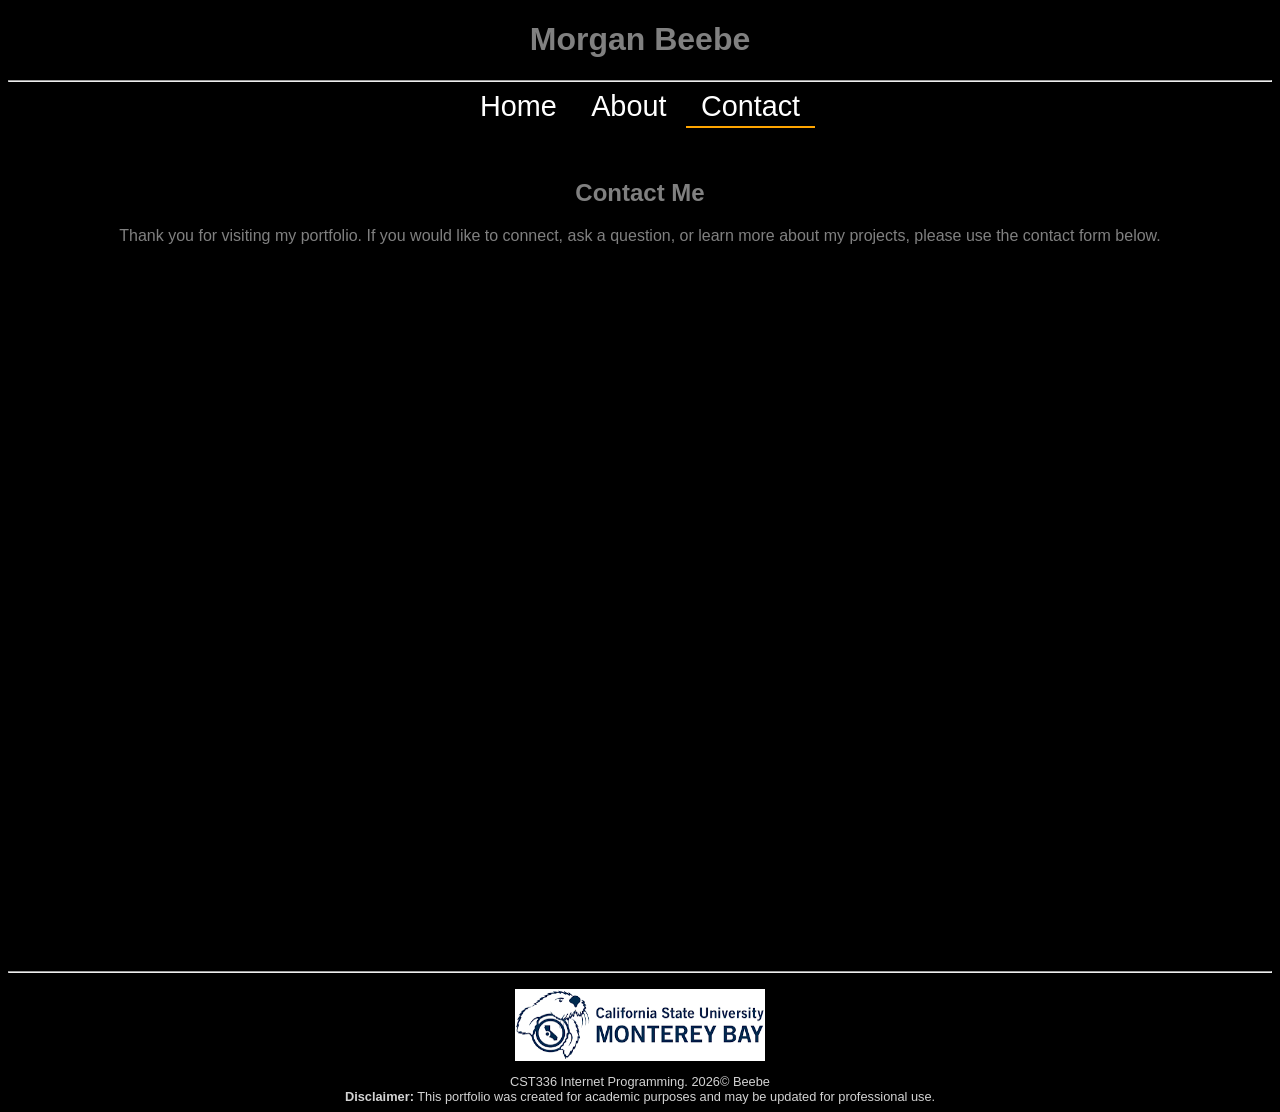
<file: labs/lab1/contact.html>
<!DOCTYPE html>
<html>

<head>
    <meta charset="UTF-8">
    <title>Morgan Beebe: Contact</title>
    <link href="css/styles.css" rel="stylesheet">
</head>

<body>

    <header>
        <h1>Morgan Beebe</h1>
    </header>

    <hr>

    <nav>
        <a href="index.html">Home</a>
        <a href="about.html">About</a>
        <a class="current" href="contact.html">Contact</a>
    </nav>

    <br><br>

    <div id="content">
        <h2>Contact Me</h2>

        <p>
            Thank you for visiting my portfolio. If you would like to connect, ask a question,
            or learn more about my projects, please use the contact form below.
        </p>

        <!-- Replace the src value below with your own Google Form embed link -->
        <iframe 
            src="https://docs.google.com/forms/d/e/1FAIpQLSdXmcZdU7SrnW9Fg6D2mANwDwNOYzkxR92I9zyX5kN2ISpvrA/viewform?usp=publish-editor"
            width="640" 
            height="700" 
            frameborder="0" 
            marginheight="0" 
            marginwidth="0">
            Loading…
        </iframe>
    </div>

    <footer>
        <hr>
        <img id="csumb-logo" src="img/csumb_logo.png" alt="CSUMB Logo">
        <br>        CST336 Internet Programming. 2026&copy; Beebe <br>
        <strong>Disclaimer:</strong> This portfolio was created for academic purposes and may be updated for professional use.
    </footer>

</body>

</html>
</file>
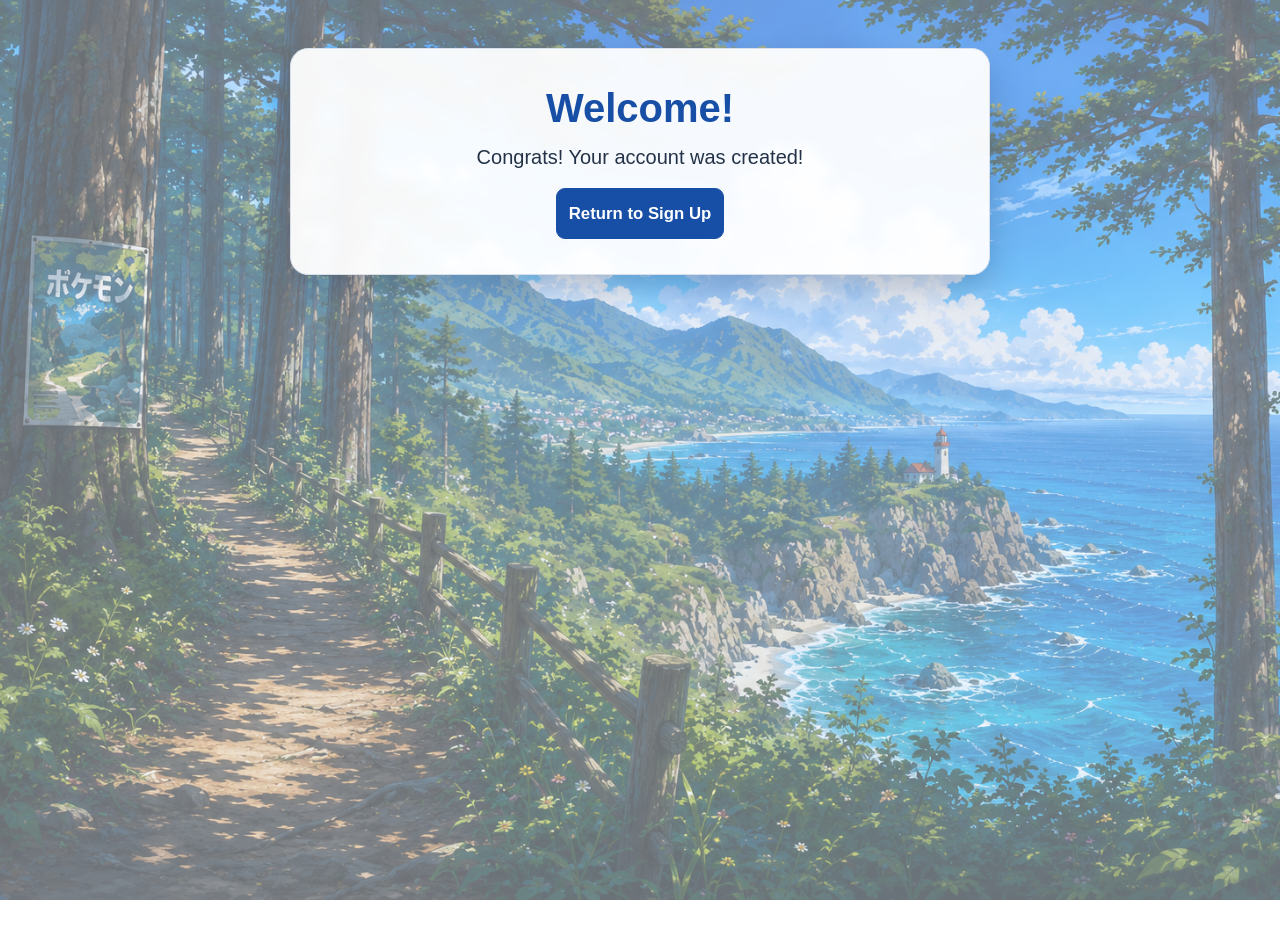
<file: labs/lab3/welcome.html>
<!DOCTYPE html>
<html lang="en">
<head>
  <meta charset="UTF-8">
  <meta name="viewport" content="width=device-width, initial-scale=1.0">

  <title>Welcome</title>

  <link
    href="https://cdn.jsdelivr.net/npm/bootstrap@5.3.3/dist/css/bootstrap.min.css"
    rel="stylesheet"
  >

  <link rel="stylesheet" href="css/style.css">
</head>

<body>
  <main class="container my-5">
    <section class="signup-card mx-auto text-center">
      <h1>Welcome!</h1>

      <p class="fs-5">
        Congrats! Your account was created!
      </p>

      <a href="index.html" class="btn btn-primary">
        Return to Sign Up
      </a>
    </section>
  </main>
</body>
</html>
</file>
<file: hw/hw1/css/styles.css>
body {
    margin: 0;
    font-family: Arial, Helvetica, sans-serif;
    background-color: #f7ffe5;
    color: #102033;
    line-height: 1.6;
}

header {
    background-color: #0047ab;
    color: #fff84d;
    text-align: center;
    padding: 35px 20px;
}

header h1 {
    margin-bottom: 8px;
    font-size: 2.2rem;
    letter-spacing: 1px;
}

header p {
    font-size: 1.1rem;
    color: white;
}

nav {
    display: flex;
    justify-content: center;
    gap: 15px;
    background-color: #003580;
    padding: 12px;
}

nav a {
    color: white;
    text-decoration: none;
    padding: 8px 14px;
    border-radius: 8px;
    transition: background-color 0.3s ease;
}

nav a:hover {
    background-color: #b6ff00;
    color: #102033;
}

nav a.active {
    background-color: #fff84d;
    color: #0047ab;
    font-weight: bold;
}

main {
    width: 85%;
    max-width: 1000px;
    margin: 30px auto;
}

.hero,
.content-card,
.two-column,
.sources {
    background-color: white;
    padding: 24px;
    margin-bottom: 25px;
    border-radius: 18px;
    box-shadow: 0 6px 18px rgba(0, 71, 171, 0.22);
    border-left: 7px solid #b6ff00;
}

.hero {
    display: flex;
    gap: 25px;
    align-items: center;
}

.hero div {
    flex: 1;
}

figure {
    margin: 0;
}

img {
    width: 100%;
    max-width: 420px;
    height: auto;
    border-radius: 12px;
    border: 4px solid #fff84d;
}

figcaption {
    font-size: 0.85rem;
    color: #405060;
    margin-top: 8px;
    text-align: center;
}

.two-column {
    display: grid;
    grid-template-columns: 1fr 1fr;
    gap: 30px;
    align-items: center;
}

h2 {
    color: #0047ab;
    border-bottom: 3px solid #b6ff00;
    padding-bottom: 6px;
}

ul {
    padding-left: 24px;
}

li {
    margin-bottom: 8px;
}

.sources a {
    color: #0047ab;
    font-weight: bold;
}

.sources a:hover {
    color: #5a7f00;
}

footer {
    background-color: #0047ab;
    color: #fff84d;
    text-align: center;
    font-size: 0.85rem;
    padding: 18px;
    margin-top: 40px;
}

@media screen and (max-width: 750px) {
    .hero,
    .two-column {
        display: block;
    }

    nav {
        flex-direction: column;
        align-items: center;
    }

    main {
        width: 92%;
    }

    img {
        max-width: 100%;
    }
}
</file>
<file: hw/hw2/css/style.css>
body,
body.bg-light {
  font-family: Arial, Helvetica, sans-serif;
  min-height: 100vh;

  background:
    linear-gradient(rgba(5, 15, 38, 0.78), rgba(5, 15, 38, 0.78)),
    url("../img/americana-bg.png");

  background-size: cover;
  background-position: center;
  background-attachment: fixed;
}

.card {
  background-color: rgba(255, 255, 255, 0.95);
  border: 4px solid #b22234;
  border-radius: 18px;
}

h1 {
  background: linear-gradient(90deg, #b22234, #ffffff, #3c3b6e) !important;
  color: white !important;
  border: 3px solid #3c3b6e;
  letter-spacing: 1px;

  -webkit-text-stroke: 1px #111827;
  text-shadow:
    2px 2px 0 #111827,
    -2px 2px 0 #111827,
    2px -2px 0 #111827,
    -2px -2px 0 #111827,
    0 0 8px rgba(255, 255, 255, 0.8);
}

.quiz-question {
  background-color: rgba(255, 255, 255, 0.97);
  border-left: 8px solid #b22234;
  border-right: 8px solid #3c3b6e;
  border-top: 1px solid #d8e2ea;
  border-bottom: 1px solid #d8e2ea;
  border-radius: 12px;
  padding: 20px;
  margin-top: 20px;
  box-shadow: 0 4px 12px rgba(0, 0, 0, 0.12);
}

.question-title {
  color: #102040;
  font-weight: bold;
  font-size: 1.45rem;
}

.feedbackBox {
  padding: 8px;
  min-height: 36px;
  font-weight: bold;
}

.mark-space {
  display: inline-block;
  width: 42px;
}

.mark-img {
  width: 30px;
  height: 30px;
  margin-right: 8px;
}

input[type="text"],
select {
  max-width: 500px;
  margin: 0 auto;
}

.form-check-label {
  margin-right: 12px;
}

#validationFdbk {
  margin-top: 25px;
  padding: 10px;
}

#totalScore {
  font-weight: bold;
}

#congratsMessage {
  font-weight: bold;
  text-shadow: 1px 1px 2px white;
}

footer {
  text-align: center;
  color: white;
  background-color: rgba(5, 15, 38, 0.9);
  padding: 18px;
  margin-top: 30px;
  font-size: 0.9rem;
  border-top: 3px solid #b22234;
}

footer p {
  margin: 0;
}
</file>
<file: hw/hw3/css/style.css>
:root {
  --accent: #e63946;
  --accent-dark: #a71d2a;
  --accent-soft: #ffe8eb;
  --page-top: #132238;
  --page-bottom: #07111f;
  --surface: rgba(255, 255, 255, 0.96);
  --surface-muted: #f4f7fb;
  --text: #152235;
  --text-muted: #607086;
  --border: #d8e0ea;
  --shadow: 0 18px 50px rgba(1, 12, 26, 0.24);
}

* {
  box-sizing: border-box;
}

body {
  min-height: 100vh;
  margin: 0;
  font-family: "Nunito", Arial, Helvetica, sans-serif;
  color: var(--text);
  background:
    radial-gradient(circle at 15% 10%, rgba(68, 149, 255, 0.18), transparent 28%),
    radial-gradient(circle at 90% 28%, color-mix(in srgb, var(--accent) 25%, transparent), transparent 30%),
    linear-gradient(155deg, var(--page-top), var(--page-bottom));
  transition: background 0.4s ease;
}

button,
input {
  font: inherit;
}

button {
  cursor: pointer;
}

.site-header {
  padding: 3.5rem 1.25rem 2rem;
  color: white;
  text-align: center;
}

.header-content {
  width: min(1080px, 100%);
  margin: 0 auto;
}

.eyebrow {
  margin: 0 0 0.7rem;
  color: #a9c8f8;
  font-size: 0.82rem;
  font-weight: 900;
  letter-spacing: 0.14em;
  text-transform: uppercase;
}
.site-footer {
  text-align: center;
  padding: 1rem;
}

h1,
h2,
h3,
p {
  margin-top: 0;
}

h1 {
  margin-bottom: 0.65rem;
  font-size: clamp(2rem, 6vw, 4.4rem);
  line-height: 1;
  letter-spacing: -0.04em;
}

.subtitle {
  max-width: 680px;
  margin: 0 auto;
  color: #d6e5f8;
  font-size: clamp(1rem, 2.5vw, 1.2rem);
}

.page-shell {
  width: min(1180px, calc(100% - 2rem));
  margin: 0 auto;
}

.search-panel,
.welcome-card,
.pokemon-card,
.loading-card,
.error-card {
  border: 1px solid rgba(255, 255, 255, 0.28);
  border-radius: 24px;
  box-shadow: var(--shadow);
}

.search-panel {
  display: grid;
  grid-template-columns: minmax(210px, 0.7fr) minmax(0, 1.3fr);
  gap: 1.75rem;
  align-items: end;
  padding: 1.5rem;
  background: var(--surface);
}

.search-panel h2 {
  margin-bottom: 0.35rem;
  font-size: 1.4rem;
}

.search-panel p {
  margin-bottom: 0;
  color: var(--text-muted);
}

.search-form label {
  display: block;
  margin-bottom: 0.45rem;
  font-weight: 900;
}

.input-row {
  display: grid;
  grid-template-columns: minmax(190px, 1fr) auto auto;
  gap: 0.65rem;
}

input {
  width: 100%;
  min-height: 48px;
  padding: 0.75rem 0.9rem;
  border: 2px solid var(--border);
  border-radius: 12px;
  color: var(--text);
  background: white;
  outline: none;
}

input:focus {
  border-color: var(--accent);
  box-shadow: 0 0 0 4px color-mix(in srgb, var(--accent) 16%, transparent);
}

.primary-button,
.secondary-button,
.history-button {
  min-height: 48px;
  border-radius: 12px;
  font-weight: 900;
  transition: transform 0.15s ease, box-shadow 0.15s ease, background-color 0.15s ease;
}

.primary-button:hover,
.secondary-button:hover,
.history-button:hover {
  transform: translateY(-2px);
}

.primary-button {
  padding: 0.75rem 1rem;
  border: 0;
  color: white;
  background: linear-gradient(135deg, var(--accent), var(--accent-dark));
  box-shadow: 0 8px 18px color-mix(in srgb, var(--accent) 30%, transparent);
}

.secondary-button {
  padding: 0.75rem 1rem;
  border: 2px solid var(--border);
  color: var(--text);
  background: white;
}

.primary-button:disabled,
.secondary-button:disabled {
  cursor: not-allowed;
  opacity: 0.62;
  transform: none;
}

.history-section {
  grid-column: 1 / -1;
  padding-top: 1rem;
  border-top: 1px solid var(--border);
}

.history-section h3 {
  margin-bottom: 0.55rem;
  color: var(--text-muted);
  font-size: 0.8rem;
  letter-spacing: 0.08em;
  text-transform: uppercase;
}

.history-buttons,
.pill-list,
.type-badges {
  display: flex;
  flex-wrap: wrap;
  gap: 0.55rem;
}

.history-button {
  min-height: 36px;
  padding: 0.42rem 0.75rem;
  border: 1px solid var(--border);
  color: var(--text);
  background: var(--surface-muted);
}

.message-area {
  margin-top: 1.25rem;
}

.welcome-card,
.loading-card,
.error-card {
  padding: 3.5rem 1.25rem;
  text-align: center;
  background: rgba(255, 255, 255, 0.92);
}

.welcome-card h2,
.loading-card h2,
.error-card h2 {
  margin-bottom: 0.35rem;
}

.welcome-card p,
.loading-card p,
.error-card p {
  margin-bottom: 0;
  color: var(--text-muted);
}

.scanner-icon {
  display: grid;
  width: 72px;
  height: 72px;
  margin: 0 auto 1rem;
  place-items: center;
  border: 3px solid var(--accent);
  border-radius: 50%;
  color: var(--accent);
  font-size: 3rem;
  font-weight: 900;
  animation: pulse 1.8s infinite;
}

.loading-spinner {
  width: 52px;
  height: 52px;
  margin: 0 auto 1rem;
  border: 6px solid var(--border);
  border-top-color: var(--accent);
  border-radius: 50%;
  animation: spin 0.8s linear infinite;
}

.error-card {
  border-color: #ffb3b9;
}

.error-symbol {
  margin-bottom: 0.75rem;
  color: #ba1a2d;
  font-size: 2.7rem;
  font-weight: 900;
}

.pokemon-result {
  margin-top: 1.25rem;
}

.pokemon-card {
  display: grid;
  grid-template-columns: minmax(320px, 0.9fr) minmax(0, 1.35fr);
  overflow: hidden;
  background: var(--surface);
}

.identity-panel {
  position: relative;
  display: flex;
  min-width: 0;
  padding: 2rem;
  flex-direction: column;
  align-items: center;
  color: white;
  text-align: center;
  background:
    linear-gradient(155deg, color-mix(in srgb, var(--accent) 90%, white), var(--accent-dark));
}

.identity-panel::before {
  position: absolute;
  inset: 0;
  background-image:
    linear-gradient(rgba(255, 255, 255, 0.08) 1px, transparent 1px),
    linear-gradient(90deg, rgba(255, 255, 255, 0.08) 1px, transparent 1px);
  background-size: 28px 28px;
  content: "";
  mask-image: linear-gradient(to bottom, black, transparent 85%);
}

.identity-panel > * {
  position: relative;
  z-index: 1;
}

.dex-number {
  align-self: flex-start;
  padding: 0.35rem 0.65rem;
  border: 1px solid rgba(255, 255, 255, 0.5);
  border-radius: 999px;
  background: rgba(0, 0, 0, 0.16);
  font-weight: 900;
  letter-spacing: 0.08em;
}

.category {
  margin: 1.4rem 0 0.15rem;
  color: rgba(255, 255, 255, 0.78);
  font-size: 0.82rem;
  font-weight: 900;
  letter-spacing: 0.1em;
  text-transform: uppercase;
}

.identity-panel h2 {
  margin-bottom: 0.8rem;
  font-size: clamp(2.2rem, 5vw, 3.4rem);
  line-height: 1;
  text-transform: capitalize;
}

.type-badge {
  padding: 0.38rem 0.78rem;
  border: 1px solid rgba(255, 255, 255, 0.55);
  border-radius: 999px;
  background: rgba(0, 0, 0, 0.18);
  font-size: 0.82rem;
  font-weight: 900;
  letter-spacing: 0.08em;
  text-transform: uppercase;
}

.artwork-frame {
  position: relative;
  display: grid;
  width: min(330px, 88%);
  aspect-ratio: 1;
  margin: 1.35rem auto;
  place-items: center;
}

.artwork-frame::before {
  position: absolute;
  width: 78%;
  height: 78%;
  border: 1px solid rgba(255, 255, 255, 0.42);
  border-radius: 50%;
  background: rgba(255, 255, 255, 0.16);
  content: "";
  backdrop-filter: blur(4px);
}

.scan-ring {
  position: absolute;
  width: 94%;
  height: 94%;
  border: 2px dashed rgba(255, 255, 255, 0.55);
  border-radius: 50%;
  animation: spin 18s linear infinite;
}

#pokemonImage {
  position: relative;
  z-index: 2;
  width: 92%;
  height: 92%;
  object-fit: contain;
  filter: drop-shadow(0 18px 18px rgba(0, 0, 0, 0.24));
}

.flavor-text {
  max-width: 440px;
  margin-bottom: 0;
  padding: 1rem;
  border: 1px solid rgba(255, 255, 255, 0.28);
  border-radius: 14px;
  color: rgba(255, 255, 255, 0.94);
  background: rgba(0, 0, 0, 0.14);
  line-height: 1.55;
}

.data-panel {
  min-width: 0;
  padding: 2rem;
  background: var(--surface);
}

.data-section + .data-section {
  margin-top: 1.65rem;
  padding-top: 1.65rem;
  border-top: 1px solid var(--border);
}

.data-section h3 {
  margin-bottom: 0.9rem;
  font-size: 1.15rem;
}

.overview-grid {
  display: grid;
  grid-template-columns: repeat(3, minmax(0, 1fr));
  gap: 0.75rem;
  margin: 0;
}

.overview-grid div {
  padding: 0.9rem;
  border: 1px solid var(--border);
  border-radius: 14px;
  background: var(--surface-muted);
}

.overview-grid dt {
  margin-bottom: 0.2rem;
  color: var(--text-muted);
  font-size: 0.73rem;
  font-weight: 900;
  letter-spacing: 0.07em;
  text-transform: uppercase;
}

.overview-grid dd {
  margin: 0;
  font-weight: 900;
  text-transform: capitalize;
}

.info-pill {
  padding: 0.45rem 0.75rem;
  border: 1px solid color-mix(in srgb, var(--accent) 24%, var(--border));
  border-radius: 999px;
  color: var(--accent-dark);
  background: var(--accent-soft);
  font-size: 0.88rem;
  font-weight: 800;
  text-transform: capitalize;
}

.hidden-label {
  opacity: 0.72;
  font-size: 0.75rem;
}

.stats-list {
  display: grid;
  gap: 0.7rem;
}

.stat-row {
  display: grid;
  grid-template-columns: 120px 42px minmax(0, 1fr);
  gap: 0.75rem;
  align-items: center;
}

.stat-name {
  color: var(--text-muted);
  font-size: 0.82rem;
  font-weight: 900;
  text-transform: uppercase;
}

.stat-value {
  font-weight: 900;
  text-align: right;
}

.stat-track {
  height: 12px;
  overflow: hidden;
  border-radius: 999px;
  background: #e2e8f0;
}

.stat-fill {
  height: 100%;
  border-radius: inherit;
  background: linear-gradient(90deg, var(--accent), color-mix(in srgb, var(--accent) 62%, white));
}

footer {
  width: min(1180px, calc(100% - 2rem));
  margin: 1.5rem auto 0;
  padding: 1.25rem 0 2.5rem;
  color: #aebdd0;
  font-size: 0.82rem;
  text-align: center;
}

footer p {
  margin-bottom: 0;
}

footer a {
  color: white;
}

@keyframes spin {
  to {
    transform: rotate(360deg);
  }
}

@keyframes pulse {
  0%, 100% {
    transform: scale(1);
    box-shadow: 0 0 0 0 color-mix(in srgb, var(--accent) 34%, transparent);
  }
  50% {
    transform: scale(1.04);
    box-shadow: 0 0 0 16px transparent;
  }
}

@media (max-width: 900px) {
  .search-panel,
  .pokemon-card {
    grid-template-columns: 1fr;
  }

  .input-row {
    grid-template-columns: 1fr 1fr;
  }

  .input-row input {
    grid-column: 1 / -1;
  }

  .identity-panel {
    min-height: auto;
  }
}

@media (max-width: 620px) {
  .site-header {
    padding-top: 2.5rem;
  }

  .page-shell {
    width: min(100% - 1rem, 1180px);
  }

  .search-panel,
  .identity-panel,
  .data-panel {
    padding: 1.15rem;
  }

  .input-row,
  .overview-grid {
    grid-template-columns: 1fr;
  }

  .input-row input {
    grid-column: auto;
  }

  .stat-row {
    grid-template-columns: 92px 34px minmax(0, 1fr);
    gap: 0.45rem;
  }
}

@media (prefers-reduced-motion: reduce) {
  *,
  *::before,
  *::after {
    scroll-behavior: auto !important;
    animation-duration: 0.01ms !important;
    animation-iteration-count: 1 !important;
    transition-duration: 0.01ms !important;
  }
}
</file>
<file: labs/lab1/css/styles.css>
body {
    background-color: black;
    color: gray;
    font-family: Arial, sans-serif;
}

header, nav, main, footer {
    text-align: center;
}

nav a {
    padding: 15px;
    padding-bottom: 4px;
    font-size: 1.8em;
    text-decoration: none;
    color: white;
}

nav a:hover {
    border-bottom: 2px orange solid;
    font-size: 2em;
    transition: .9s;
}

main {
    display: flex;
    justify-content: center;
}

footer {
    font-size: .8em;
    color: lightgray;
}

img {
    width: 500px;
    max-width: 100%;
}
table {
    margin: 0 auto;
}

td {
    padding-right: 10px;
    font-size: 1.3em;
}

td strong {
    color: orange;
}

#table-header {
    background-color: #351a00;
}

.table-row {
    background-color: #753900;
}

ul {
    width: 500px;
    margin: 0 auto;
    text-align: left;
}

.hobby {
    color: orange;
    font-weight: bold;
}

.current {
    border-bottom: 2px orange solid;
}

#content {
    text-align: center;
}

iframe {
    max-width: 100%;
}


figure img {
    width: 500px;
    max-width: 100%;
}
#csumb-logo {
    width: 250px;
    max-width: 100%;
    margin-top: 10px;
    margin-bottom: 10px;
}
</file>
<file: labs/lab3/css/style.css>
body {
  min-height: 100vh;
  margin: 0;
  font-family: Arial, Helvetica, sans-serif;
  color: #243247;

  background-image:
    linear-gradient(rgba(235, 243, 255, 0.45), rgba(235, 243, 255, 0.45)),
    url("../img/background.png");

  background-size: cover;
  background-position: center;
  background-repeat: no-repeat;
  background-attachment: fixed;
}

main {
  width: 100%;
}

.signup-card {
  max-width: 700px;
  padding: 35px;
  background-color: rgba(255, 255, 255, 0.94);
  border: 1px solid #d7e0eb;
  border-radius: 18px;
  box-shadow: 0 12px 30px rgba(30, 55, 90, 0.25);
  backdrop-filter: blur(5px);
}

.signup-card h1 {
  margin-bottom: 10px;
  color: #174ea6;
  font-weight: 700;
}

.signup-card header p {
  margin-bottom: 0;
}

.form-label {
  color: #243247;
  font-weight: 600;
}

.form-control {
  border: 1px solid #aebdd0;
  border-radius: 8px;
}

.form-control:focus {
  border-color: #3977d5;
  box-shadow: 0 0 0 0.2rem rgba(57, 119, 213, 0.2);
}

.form-select {
  border: 1px solid #aebdd0;
  border-radius: 8px;
}

.form-select:focus {
  border-color: #3977d5;
  box-shadow: 0 0 0 0.2rem rgba(57, 119, 213, 0.2);
}

.location-box {
  padding: 15px;
  background-color: #f1f6fc;
  border-left: 5px solid #3977d5;
  border-radius: 8px;
}

.location-box p {
  margin: 5px 0;
}

.validation-message {
  display: block;
  min-height: 24px;
  margin-top: 5px;
  font-size: 0.95rem;
  font-weight: 600;
}

.suggested-password {
  min-height: 24px;
  margin-top: 6px;
  color: #174ea6;
  font-size: 0.95rem;
  font-weight: 600;
}

.btn-primary {
  padding: 12px;
  background-color: #174ea6;
  border-color: #174ea6;
  border-radius: 9px;
  font-size: 1.05rem;
  font-weight: 700;
}

.btn-primary:hover {
  background-color: #103b7d;
  border-color: #103b7d;
}

fieldset {
  padding: 12px;
  background-color: #fafcff;
  border: 1px solid #d7e0eb;
  border-radius: 8px;
}

legend {
  padding: 0 5px;
}

@media (max-width: 600px) {
  .signup-card {
    padding: 22px;
    border-radius: 12px;
  }

  .signup-card h1 {
    font-size: 1.8rem;
  }
}
</file>
<file: labs/lab2/guess_number/css/styles.css>
body {
    margin: 0;
    font-family: Arial, Helvetica, sans-serif;
    text-align: center;
    background-image: url("../img/numbers.png");
    background-size: cover;
    background-position: center;
    background-attachment: fixed;
}

#gameBox {
    width: 75%;
    max-width: 900px;
    margin: 60px auto;
    padding: 35px;
    background-color: rgba(255, 255, 220, 0.9);
    border-radius: 18px;
    box-shadow: 0 0 20px rgba(0, 0, 0, 0.35);
}

h1 {
    color: #1446a0;
    font-size: 3rem;
    margin-bottom: 10px;
}

h2 {
    color: #222;
    font-size: 1.8rem;
}

#main {
    font-size: 1.5rem;
    margin-top: 30px;
}

input {
    font-size: 1.4rem;
    padding: 8px;
    text-align: center;
}

button {
    font-size: 1.2rem;
    padding: 8px 16px;
    margin: 8px;
    border-radius: 8px;
    border: 2px solid #222;
    background-color: #ffdd33;
    cursor: pointer;
}

button:hover {
    background-color: #8cff32;
}

#feedback {
    margin-top: 25px;
    font-size: 2rem;
    font-weight: bold;
    background-color: white;
    padding: 20px;
    border-radius: 10px;
}

#attemptsLeft,
#scoreBoard {
    margin-top: 20px;
    font-weight: bold;
    color: #1446a0;
}

#guesses {
    color: #222;
    font-weight: bold;
}
</file>
